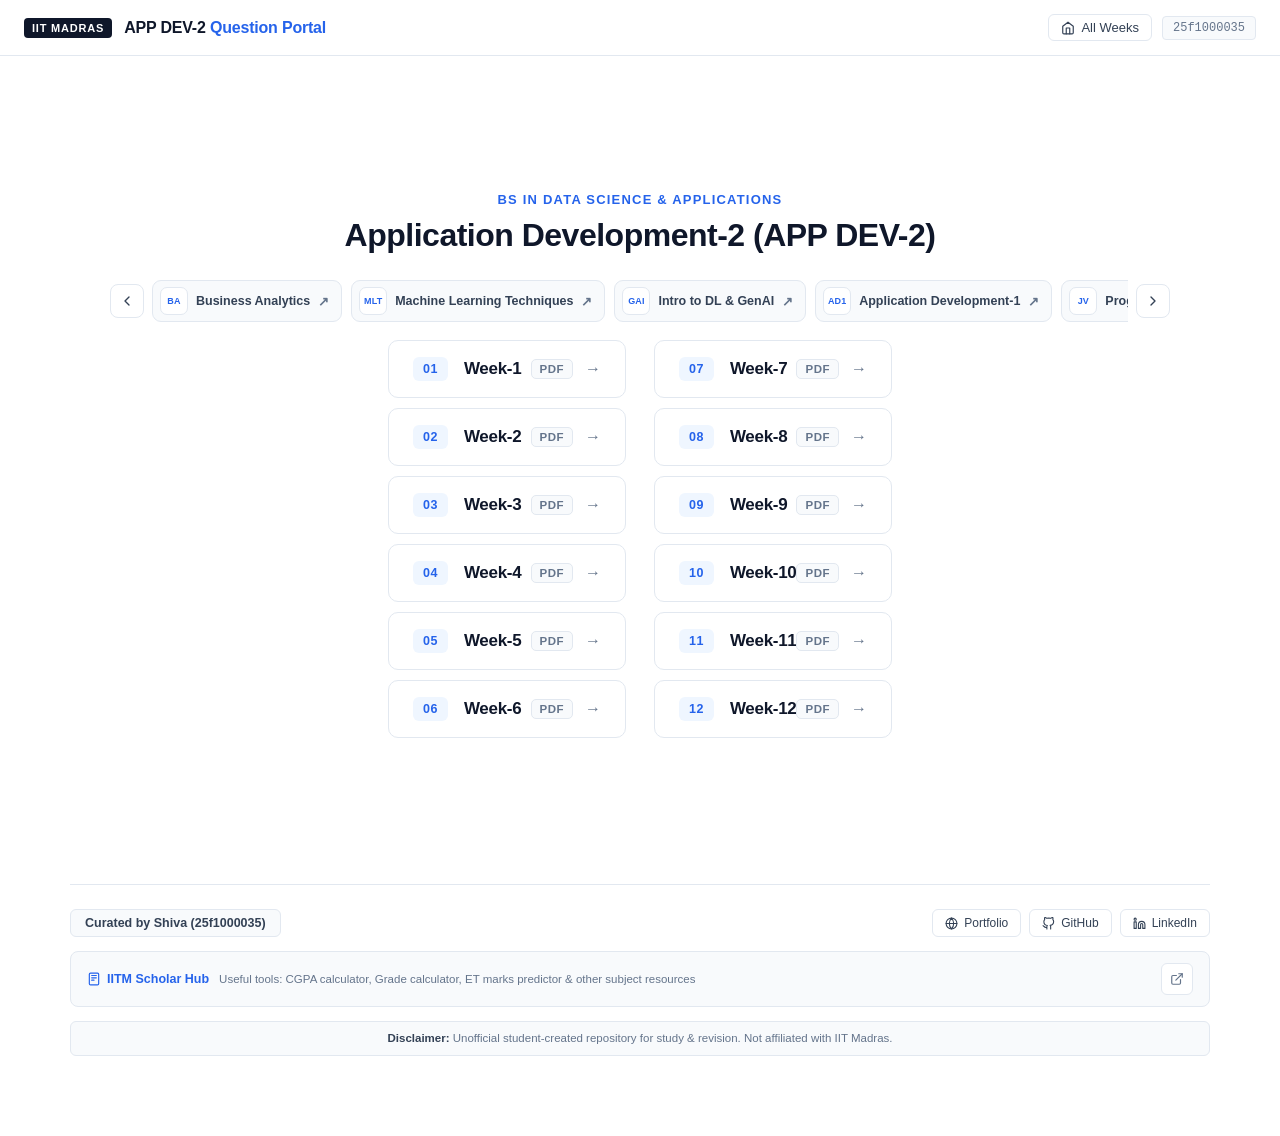
<file: index.html>
<!DOCTYPE html>
<html lang="en">
<head>
  <!-- SEO:HEAD:START -->
  <meta charset="UTF-8">
  <meta name="viewport" content="width=device-width, initial-scale=1.0">
  <title>IITM APP DEV-2 Week Wise Questions &amp; PYQs | IIT Madras BS</title>
  <meta name="description" content="Practice IITM Application Development-2 (APP DEV-2) with week wise questions and PYQ PDFs for Weeks 1–12. Includes answer keys for IIT Madras BS Data Science revision.">
  <meta name="robots" content="index, follow, max-image-preview:large">
  <meta name="author" content="Shiva Yadav">
  <meta name="theme-color" content="#2563eb">
  <link rel="icon" href="assets/favicon.svg" type="image/svg+xml">
  <meta property="og:type" content="website">
  <meta property="og:locale" content="en_IN">
  <meta property="og:site_name" content="IITM APP DEV-2 Question Portal">
  <meta property="og:title" content="IITM APP DEV-2 Week Wise Questions &amp; PYQs | IIT Madras BS">
  <meta property="og:description" content="Practice IITM Application Development-2 (APP DEV-2) with week wise questions and PYQ PDFs for Weeks 1–12. Includes answer keys for IIT Madras BS Data Science revision.">
  <meta property="og:image" content="assets/appdev2-social.svg">
  <meta property="og:image:width" content="1200">
  <meta property="og:image:height" content="630">
  <meta property="og:image:alt" content="IITM APP DEV-2 Week Wise Questions — Application Development-2, Weeks 1–12">
  <meta name="twitter:card" content="summary_large_image">
  <meta name="twitter:title" content="IITM APP DEV-2 Week Wise Questions &amp; PYQs | IIT Madras BS">
  <meta name="twitter:description" content="Practice IITM Application Development-2 (APP DEV-2) with week wise questions and PYQ PDFs for Weeks 1–12. Includes answer keys for IIT Madras BS Data Science revision.">
  <meta name="twitter:image" content="assets/appdev2-social.svg">
  <meta name="twitter:image:alt" content="IITM APP DEV-2 Week Wise Questions — Application Development-2, Weeks 1–12">
  <link rel="stylesheet" href="styles.css?v=subjects-1">
  <script type="application/ld+json">
{
  "@context": "https://schema.org",
  "@graph": [
    {
      "@type": "WebSite",
      "@id": "#website",
      "url": "",
      "name": "IITM APP DEV-2 Week Wise Questions",
      "alternateName": "Application Development-2 Question Portal",
      "inLanguage": "en"
    },
    {
      "@type": "CollectionPage",
      "@id": "#collection",
      "url": "",
      "name": "IITM APP DEV-2 Week Wise Questions & PYQs | IIT Madras BS",
      "description": "Practice IITM Application Development-2 (APP DEV-2) with week wise questions and PYQ PDFs for Weeks 1–12. Includes answer keys for IIT Madras BS Data Science revision.",
      "isPartOf": {
        "@id": "#website"
      },
      "mainEntity": {
        "@type": "ItemList",
        "numberOfItems": 12,
        "itemListElement": [
          {
            "@type": "ListItem",
            "position": 1,
            "name": "IITM APP DEV-2 Week 1: Basics of JavaScript",
            "url": "week-1.html"
          },
          {
            "@type": "ListItem",
            "position": 2,
            "name": "IITM APP DEV-2 Week 2: Advanced JavaScript",
            "url": "week-2.html"
          },
          {
            "@type": "ListItem",
            "position": 3,
            "name": "IITM APP DEV-2 Week 3: Introduction to Web Frontend",
            "url": "week-3.html"
          },
          {
            "@type": "ListItem",
            "position": 4,
            "name": "IITM APP DEV-2 Week 4: Introduction to VueJS",
            "url": "week-4.html"
          },
          {
            "@type": "ListItem",
            "position": 5,
            "name": "IITM APP DEV-2 Week 5: Vue with APIs",
            "url": "week-5.html"
          },
          {
            "@type": "ListItem",
            "position": 6,
            "name": "IITM APP DEV-2 Week 6: Advanced VueJS",
            "url": "week-6.html"
          },
          {
            "@type": "ListItem",
            "position": 7,
            "name": "IITM APP DEV-2 Week 7: Advanced State Management",
            "url": "week-7.html"
          },
          {
            "@type": "ListItem",
            "position": 8,
            "name": "IITM APP DEV-2 Week 8: Authentication and Designing APIs",
            "url": "week-8.html"
          },
          {
            "@type": "ListItem",
            "position": 9,
            "name": "IITM APP DEV-2 Week 9: Asynchronous Jobs",
            "url": "week-9.html"
          },
          {
            "@type": "ListItem",
            "position": 10,
            "name": "IITM APP DEV-2 Week 10: Inter-Service Messaging and Webhooks",
            "url": "week-10.html"
          },
          {
            "@type": "ListItem",
            "position": 11,
            "name": "IITM APP DEV-2 Week 11: Performance",
            "url": "week-11.html"
          },
          {
            "@type": "ListItem",
            "position": 12,
            "name": "IITM APP DEV-2 Week 12: Project",
            "url": "week-12.html"
          }
        ]
      }
    }
  ]
}
</script>
        <!-- SEO:HEAD:END -->
</head>
<body>
  <a class="skip-link" href="#centerGallery">Skip to week questions</a>

  <!-- Top Navigation Bar -->
  <header class="top-header">
    <div class="brand-section">
      <span class="brand-badge">IIT Madras</span>
      <div class="brand-title">APP DEV-2 <span>Question Portal</span></div>
    </div>

    <div class="header-actions">
      <button id="btnHeaderHome" class="btn-minimal" title="Return to Center Overview">
        <svg width="14" height="14" viewBox="0 0 24 24" fill="none" stroke="currentColor" stroke-width="2" stroke-linecap="round" stroke-linejoin="round">
          <path d="m3 9 9-7 9 7v11a2 2 0 0 1-2 2H5a2 2 0 0 1-2-2z"/>
          <polyline points="9 22 9 12 15 12 15 22"/>
        </svg>
        All Weeks
      </button>
      <span class="student-tag">25f1000035</span>
    </div>
  </header>

  <!-- Main Viewport -->
  <main id="appViewport" class="app-viewport">

    <!-- Mode 1: Central Gallery (open rhga to, mid mein rhega wo slide) -->
    <section id="centerGallery" class="center-gallery-view">
      <div class="gallery-container">
        <!-- Hero wrapper that fills the viewport so footer requires scroll -->
        <div class="gallery-hero">
          <div class="gallery-header">
            <div class="gallery-eyebrow">BS in Data Science & Applications</div>
            <h1 class="gallery-title">Application Development-2 (APP DEV-2)</h1>
          </div>

          <nav class="subject-strip" aria-label="Other weekwise subject portals">
            <button id="subjectScrollPrev" class="subject-scroll-btn" type="button" aria-label="Show previous subjects" title="Previous subjects">
              <svg width="16" height="16" viewBox="0 0 24 24" fill="none" stroke="currentColor" stroke-width="2" stroke-linecap="round" stroke-linejoin="round" aria-hidden="true"><path d="m15 18-6-6 6-6"/></svg>
            </button>
            <div id="subjectLinks" class="subject-links" tabindex="0" aria-label="Other subjects; scroll horizontally">
              <a class="subject-link" href="https://shiva-yadav-ds.github.io/WeekWise-BusinessAnalytics-Questions/" target="_blank" rel="noopener noreferrer">
                <span class="subject-icon" aria-hidden="true">BA</span><span>Business Analytics</span><span class="subject-external" aria-hidden="true">↗</span>
              </a>
              <a class="subject-link" href="https://shiva-yadav-ds.github.io/MLT_weekwise_questions" target="_blank" rel="noopener noreferrer">
                <span class="subject-icon" aria-hidden="true">MLT</span><span>Machine Learning Techniques</span><span class="subject-external" aria-hidden="true">↗</span>
              </a>
              <a class="subject-link" href="https://shiva-yadav-ds.github.io/intro-dl-and-genai-WeekWise-Pyq/" target="_blank" rel="noopener noreferrer">
                <span class="subject-icon" aria-hidden="true">GAI</span><span>Intro to DL &amp; GenAI</span><span class="subject-external" aria-hidden="true">↗</span>
              </a>
              <a class="subject-link" href="https://shiva-yadav-ds.github.io/Mad-1-WeekWise-Pyqs/" target="_blank" rel="noopener noreferrer">
                <span class="subject-icon" aria-hidden="true">AD1</span><span>Application Development-1</span><span class="subject-external" aria-hidden="true">↗</span>
              </a>
              <a class="subject-link" href="https://shiva-yadav-ds.github.io/Java-WeekWise-Pyqs/" target="_blank" rel="noopener noreferrer">
                <span class="subject-icon" aria-hidden="true">JV</span><span>Programming Concepts Using Java</span><span class="subject-external" aria-hidden="true">↗</span>
              </a>
            </div>
            <button id="subjectScrollNext" class="subject-scroll-btn" type="button" aria-label="Show next subjects" title="Next subjects">
              <svg width="16" height="16" viewBox="0 0 24 24" fill="none" stroke="currentColor" stroke-width="2" stroke-linecap="round" stroke-linejoin="round" aria-hidden="true"><path d="m9 18 6-6-6-6"/></svg>
            </button>
          </nav>

          <!-- Dynamic Weeks Grid -->
          <div id="weeksGrid" class="weeks-grid">
            <!-- SEO:CARDS:START -->
            <a class="week-card" data-week-id="1" href="week-1.html" aria-label="IITM APP DEV-2 Week 1 questions: Basics of JavaScript">
              <span class="week-card-left"><span class="week-index">01</span><span class="week-label">Week-1</span></span>
              <span class="week-card-right"><span class="card-format-tag">PDF</span><span class="week-open-arrow" aria-hidden="true">→</span></span>
            </a>
            <a class="week-card" data-week-id="2" href="week-2.html" aria-label="IITM APP DEV-2 Week 2 questions: Advanced JavaScript">
              <span class="week-card-left"><span class="week-index">02</span><span class="week-label">Week-2</span></span>
              <span class="week-card-right"><span class="card-format-tag">PDF</span><span class="week-open-arrow" aria-hidden="true">→</span></span>
            </a>
            <a class="week-card" data-week-id="3" href="week-3.html" aria-label="IITM APP DEV-2 Week 3 questions: Introduction to Web Frontend">
              <span class="week-card-left"><span class="week-index">03</span><span class="week-label">Week-3</span></span>
              <span class="week-card-right"><span class="card-format-tag">PDF</span><span class="week-open-arrow" aria-hidden="true">→</span></span>
            </a>
            <a class="week-card" data-week-id="4" href="week-4.html" aria-label="IITM APP DEV-2 Week 4 questions: Introduction to VueJS">
              <span class="week-card-left"><span class="week-index">04</span><span class="week-label">Week-4</span></span>
              <span class="week-card-right"><span class="card-format-tag">PDF</span><span class="week-open-arrow" aria-hidden="true">→</span></span>
            </a>
            <a class="week-card" data-week-id="5" href="week-5.html" aria-label="IITM APP DEV-2 Week 5 questions: Vue with APIs">
              <span class="week-card-left"><span class="week-index">05</span><span class="week-label">Week-5</span></span>
              <span class="week-card-right"><span class="card-format-tag">PDF</span><span class="week-open-arrow" aria-hidden="true">→</span></span>
            </a>
            <a class="week-card" data-week-id="6" href="week-6.html" aria-label="IITM APP DEV-2 Week 6 questions: Advanced VueJS">
              <span class="week-card-left"><span class="week-index">06</span><span class="week-label">Week-6</span></span>
              <span class="week-card-right"><span class="card-format-tag">PDF</span><span class="week-open-arrow" aria-hidden="true">→</span></span>
            </a>
            <a class="week-card" data-week-id="7" href="week-7.html" aria-label="IITM APP DEV-2 Week 7 questions: Advanced State Management">
              <span class="week-card-left"><span class="week-index">07</span><span class="week-label">Week-7</span></span>
              <span class="week-card-right"><span class="card-format-tag">PDF</span><span class="week-open-arrow" aria-hidden="true">→</span></span>
            </a>
            <a class="week-card" data-week-id="8" href="week-8.html" aria-label="IITM APP DEV-2 Week 8 questions: Authentication and Designing APIs">
              <span class="week-card-left"><span class="week-index">08</span><span class="week-label">Week-8</span></span>
              <span class="week-card-right"><span class="card-format-tag">PDF</span><span class="week-open-arrow" aria-hidden="true">→</span></span>
            </a>
            <a class="week-card" data-week-id="9" href="week-9.html" aria-label="IITM APP DEV-2 Week 9 questions: Asynchronous Jobs">
              <span class="week-card-left"><span class="week-index">09</span><span class="week-label">Week-9</span></span>
              <span class="week-card-right"><span class="card-format-tag">PDF</span><span class="week-open-arrow" aria-hidden="true">→</span></span>
            </a>
            <a class="week-card" data-week-id="10" href="week-10.html" aria-label="IITM APP DEV-2 Week 10 questions: Inter-Service Messaging and Webhooks">
              <span class="week-card-left"><span class="week-index">10</span><span class="week-label">Week-10</span></span>
              <span class="week-card-right"><span class="card-format-tag">PDF</span><span class="week-open-arrow" aria-hidden="true">→</span></span>
            </a>
            <a class="week-card" data-week-id="11" href="week-11.html" aria-label="IITM APP DEV-2 Week 11 questions: Performance">
              <span class="week-card-left"><span class="week-index">11</span><span class="week-label">Week-11</span></span>
              <span class="week-card-right"><span class="card-format-tag">PDF</span><span class="week-open-arrow" aria-hidden="true">→</span></span>
            </a>
            <a class="week-card" data-week-id="12" href="week-12.html" aria-label="IITM APP DEV-2 Week 12 questions: Project">
              <span class="week-card-left"><span class="week-index">12</span><span class="week-label">Week-12</span></span>
              <span class="week-card-right"><span class="card-format-tag">PDF</span><span class="week-open-arrow" aria-hidden="true">→</span></span>
            </a>
        <!-- SEO:CARDS:END -->
          </div>
        </div>

        <!-- Footer with Disclaimer & Profile Links -->
        <footer class="gallery-footer">
          <div class="footer-profile-row">
            <span class="footer-author-badge">Curated by Shiva (25f1000035)</span>
            <div class="footer-social-links">
              <a href="https://shiva-yadav-ds.vercel.app/" target="_blank" rel="noopener noreferrer" class="footer-social-btn">
                <svg width="13" height="13" viewBox="0 0 24 24" fill="none" stroke="currentColor" stroke-width="2" stroke-linecap="round" stroke-linejoin="round"><circle cx="12" cy="12" r="10"/><path d="M12 2a14.5 14.5 0 0 0 0 20 14.5 14.5 0 0 0 0-20"/><path d="M2 12h20"/></svg>
                Portfolio
              </a>
              <a href="https://github.com/shiva-yadav-ds" target="_blank" rel="noopener noreferrer" class="footer-social-btn">
                <svg width="13" height="13" viewBox="0 0 24 24" fill="none" stroke="currentColor" stroke-width="2" stroke-linecap="round" stroke-linejoin="round"><path d="M9 19c-5 1.5-5-2.5-7-3m14 6v-3.87a3.37 3.37 0 0 0-.94-2.61c3.14-.35 6.44-1.54 6.44-7A5.44 5.44 0 0 0 20 4.77 5.07 5.07 0 0 0 19.91 1S18.73.65 16 2.48a13.38 13.38 0 0 0-7 0C6.27.65 5.09 1 5.09 1A5.07 5.07 0 0 0 5 4.77a5.44 5.44 0 0 0-1.5 3.78c0 5.42 3.3 6.61 6.44 7A3.37 3.37 0 0 0 9 18.13V22"/></svg>
                GitHub
              </a>
              <a href="https://www.linkedin.com/in/shiva-yadav-4043912b9/" target="_blank" rel="noopener noreferrer" class="footer-social-btn">
                <svg width="13" height="13" viewBox="0 0 24 24" fill="none" stroke="currentColor" stroke-width="2" stroke-linecap="round" stroke-linejoin="round"><path d="M16 8a6 6 0 0 1 6 6v7h-4v-7a2 2 0 0 0-2-2 2 2 0 0 0-2 2v7h-4v-7a6 6 0 0 1 6-6z"/><rect width="4" height="12" x="2" y="9"/><circle cx="4" cy="4" r="2"/></svg>
                LinkedIn
              </a>
            </div>
          </div>

          <!-- Scholar Hub bar with description and square link button -->
          <!-- Whole Scholar Hub bar as clickable link with unified hover -->
          <a href="https://iitm-scholar-hub.vercel.app/" target="_blank" rel="noopener noreferrer" class="footer-scholar-bar" title="Open IITM Scholar Hub">
            <div class="footer-scholar-left">
              <span class="footer-scholar-brand">
                <svg width="14" height="14" viewBox="0 0 24 24" fill="none" stroke="currentColor" stroke-width="2" stroke-linecap="round" stroke-linejoin="round"><rect x="4" y="2" width="16" height="20" rx="2"/><line x1="8" y1="6" x2="16" y2="6"/><line x1="8" y1="10" x2="16" y2="10"/><line x1="8" y1="14" x2="12" y2="14"/></svg>
                IITM Scholar Hub
              </span>
              <span class="footer-scholar-desc">Useful tools: CGPA calculator, Grade calculator, ET marks predictor &amp; other subject resources</span>
            </div>
            <span class="footer-scholar-square-btn">
              <svg width="14" height="14" viewBox="0 0 24 24" fill="none" stroke="currentColor" stroke-width="2" stroke-linecap="round" stroke-linejoin="round">
                <path d="M18 13v6a2 2 0 0 1-2 2H5a2 2 0 0 1-2-2V8a2 2 0 0 1 2-2h6"/>
                <polyline points="15 3 21 3 21 9"/>
                <line x1="10" x2="21" y1="14" y2="3"/>
              </svg>
            </span>
          </a>

          <p class="footer-disclaimer-text">
            <strong>Disclaimer:</strong> Unofficial student-created repository for study &amp; revision. Not affiliated with IIT Madras.
          </p>
        </footer>
      </div>
    </section>

    <!-- Mode 2: Split View (Slide to Left, PDF to Right) -->
    <section id="splitView" class="split-view">

      <!-- Left Drawer / Slide -->
      <aside id="leftDrawer" class="left-drawer">
        
        <!-- Collapsed Rail Elements (visible when collapsed to slim 5-space strip) -->
        <div id="collapsedRailItems" class="collapsed-rail-items">
          <!-- Populated by app.js -->
        </div>

        <!-- Full Drawer Header -->
        <div class="drawer-header">
          <div class="drawer-header-title">
            <svg width="16" height="16" viewBox="0 0 24 24" fill="none" stroke="currentColor" stroke-width="2" stroke-linecap="round" stroke-linejoin="round">
              <rect width="18" height="18" x="3" y="3" rx="2"/>
              <path d="M9 3v18"/>
            </svg>
            <span>Weeks</span>
          </div>
          <div class="drawer-header-actions">
            <button id="btnCollapseDrawer" class="btn-icon" title="Collapse weeks sidebar" aria-label="Collapse weeks sidebar">
              <svg width="17" height="17" viewBox="0 0 24 24" fill="none" stroke="currentColor" stroke-width="2" stroke-linecap="round" stroke-linejoin="round" aria-hidden="true">
                <rect width="18" height="18" x="3" y="3" rx="2"/>
                <path d="M9 3v18"/>
                <path d="m15 9-3 3 3 3"/>
              </svg>
            </button>
          </div>
        </div>

        <!-- Simple Clean Weeks List (no clutter, no question details) -->
        <div class="drawer-content">
          <div id="drawerWeeksList" class="drawer-weeks-list">
            <!-- Populated by app.js: Week-1, Week-2, ..., Week-7 -->
          </div>
        </div>
      </aside>

      <!-- Right Stage: High-Fidelity PDF Viewer -->
      <section id="rightStage" class="right-stage">
        
        <!-- Slim Unified PDF Top Bar -->
        <div class="pdf-toolbar">
          <div class="pdf-info">
            <button id="btnPdfHome" class="btn-minimal" title="Return to All Weeks Overview">
              <svg width="14" height="14" viewBox="0 0 24 24" fill="none" stroke="currentColor" stroke-width="2" stroke-linecap="round" stroke-linejoin="round">
                <path d="m3 9 9-7 9 7v11a2 2 0 0 1-2 2H5a2 2 0 0 1-2-2z"/>
                <polyline points="9 22 9 12 15 12 15 22"/>
              </svg>
              <span>All Weeks</span>
            </button>
            <button id="btnToggleDrawer" class="btn-minimal btn-toggle-drawer" title="Toggle Weeks Sidebar">
              <svg width="15" height="15" viewBox="0 0 24 24" fill="none" stroke="currentColor" stroke-width="2" stroke-linecap="round" stroke-linejoin="round">
                <line x1="3" y1="12" x2="21" y2="12"/>
                <line x1="3" y1="6" x2="21" y2="6"/>
                <line x1="3" y1="18" x2="21" y2="18"/>
              </svg>
              <span>Weeks</span>
            </button>
            <span id="currentWeekTitle" class="pdf-current-title">Week-1</span>
          </div>

          <div class="pdf-controls">
            <button id="btnDownloadPdf" class="btn-minimal" title="Download PDF document">
              <svg width="14" height="14" viewBox="0 0 24 24" fill="none" stroke="currentColor" stroke-width="2" stroke-linecap="round" stroke-linejoin="round">
                <path d="M21 15v4a2 2 0 0 1-2 2H5a2 2 0 0 1-2-2v-4"/>
                <polyline points="7 10 12 15 17 10"/>
                <line x1="12" x2="12" y1="15" y2="3"/>
              </svg>
              <span>Download</span>
            </button>
            <button id="btnNewTabPdf" class="btn-minimal" title="Open PDF in new tab">
              <svg width="14" height="14" viewBox="0 0 24 24" fill="none" stroke="currentColor" stroke-width="2" stroke-linecap="round" stroke-linejoin="round">
                <path d="M18 13v6a2 2 0 0 1-2 2H5a2 2 0 0 1-2-2V8a2 2 0 0 1 2-2h6"/>
                <polyline points="15 3 21 3 21 9"/>
                <line x1="10" x2="21" y1="14" y2="3"/>
              </svg>
              <span>New Tab</span>
            </button>
            <button id="btnFullscreenPdf" class="btn-primary" title="Toggle Fullscreen">
              <svg width="14" height="14" viewBox="0 0 24 24" fill="none" stroke="currentColor" stroke-width="2" stroke-linecap="round" stroke-linejoin="round">
                <path d="M8 3H5a2 2 0 0 0-2 2v3"/>
                <path d="M21 8V5a2 2 0 0 0-2-2h-3"/>
                <path d="M3 16v3a2 2 0 0 0 2 2h3"/>
                <path d="M16 21h3a2 2 0 0 0 2-2v-3"/>
              </svg>
              <span>Fullscreen</span>
            </button>
            <span class="student-tag">25f1000035</span>
          </div>
        </div>

        <!-- PDF Embed Container -->
        <div id="pdfContainer" class="pdf-container">
          <iframe id="pdfFrame" class="pdf-frame" title="IITM APP DEV-2 week question PDF" type="application/pdf"></iframe>
        </div>
      </section>

    </section>

  </main>

  <script src="app.js?v=subjects-1"></script>
</body>
</html>
</file>
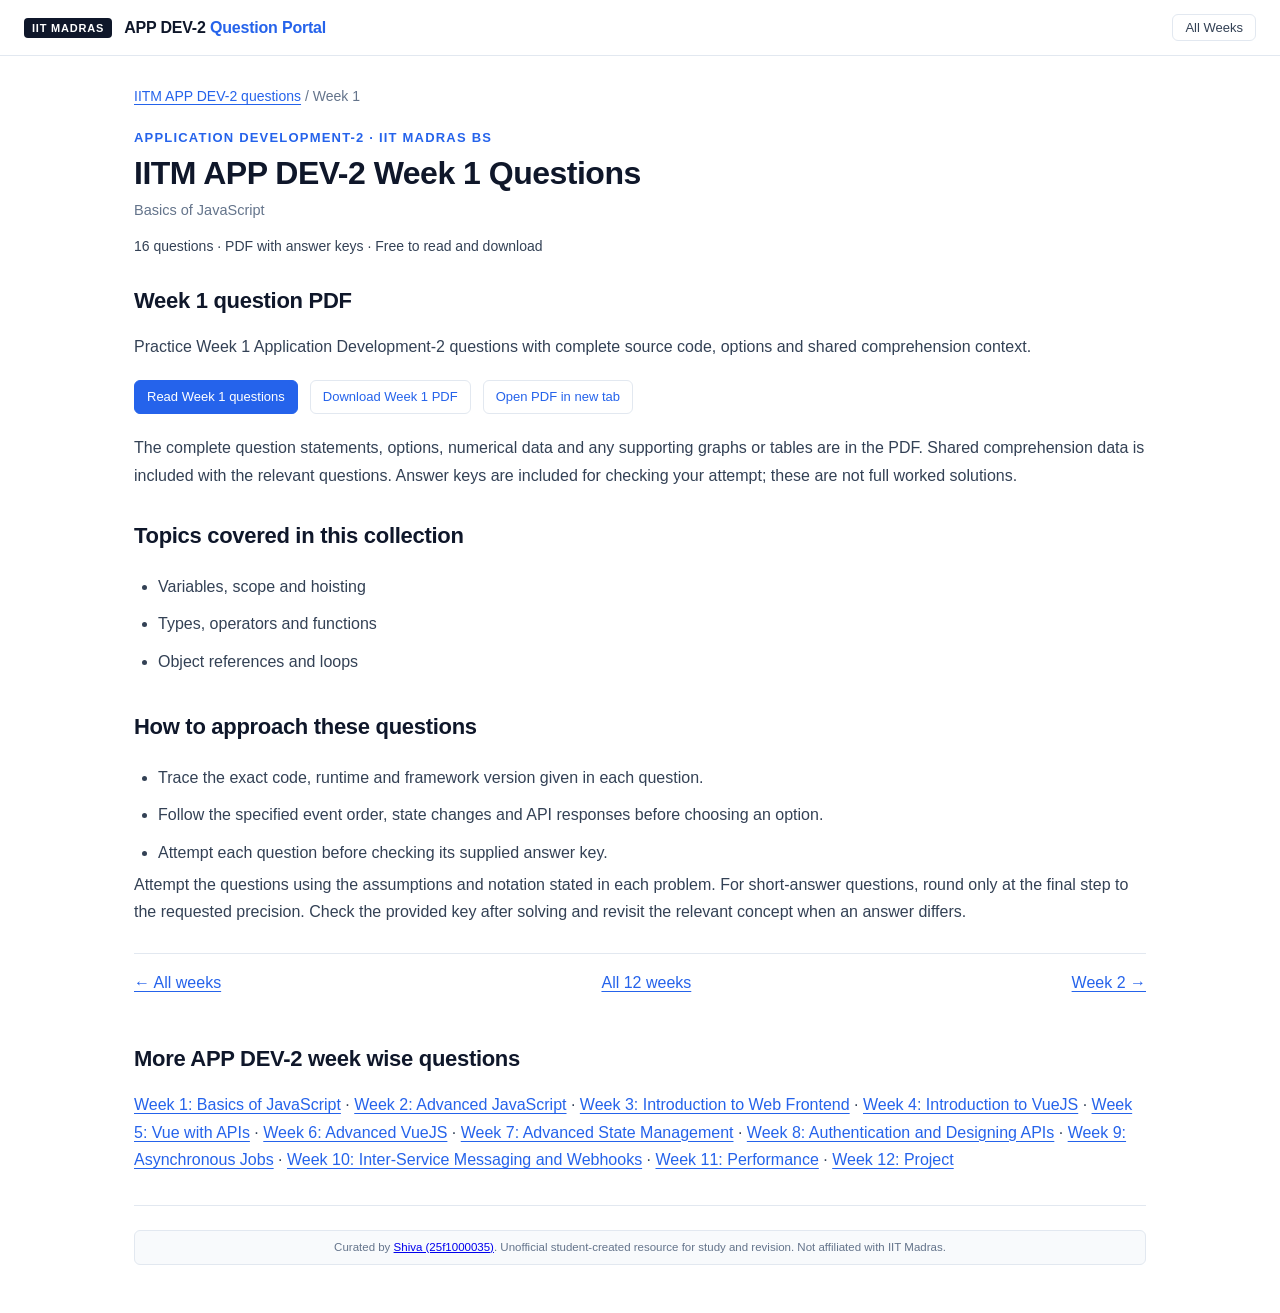
<file: week-1.html>
<!DOCTYPE html>
<html lang="en">
<head>
  <meta charset="UTF-8">
  <meta name="viewport" content="width=device-width, initial-scale=1.0">
  <title>IITM APP DEV-2 Week 1 Questions | Basics of JavaScript</title>
  <meta name="description" content="Practice IITM APP DEV-2 Week 1: Basics of JavaScript. Browse 16 numbered questions with answer keys, topic guidance and a downloadable Application Development-2 PDF.">
  <meta name="robots" content="index, follow, max-image-preview:large">
  <meta name="author" content="Shiva Yadav">
  <meta name="theme-color" content="#2563eb">
  <link rel="icon" href="assets/favicon.svg" type="image/svg+xml">
  <meta property="og:type" content="article">
  <meta property="og:locale" content="en_IN">
  <meta property="og:site_name" content="IITM APP DEV-2 Question Portal">
  <meta property="og:title" content="IITM APP DEV-2 Week 1 Questions | Basics of JavaScript">
  <meta property="og:description" content="Practice IITM APP DEV-2 Week 1: Basics of JavaScript. Browse 16 numbered questions with answer keys, topic guidance and a downloadable Application Development-2 PDF.">
  <meta property="og:image" content="assets/appdev2-social.svg">
  <meta property="og:image:width" content="1200">
  <meta property="og:image:height" content="630">
  <meta property="og:image:alt" content="IITM APP DEV-2 Week Wise Questions — Application Development-2, Weeks 1–12">
  <meta name="twitter:card" content="summary_large_image">
  <meta name="twitter:title" content="IITM APP DEV-2 Week 1 Questions | Basics of JavaScript">
  <meta name="twitter:description" content="Practice IITM APP DEV-2 Week 1: Basics of JavaScript. Browse 16 numbered questions with answer keys, topic guidance and a downloadable Application Development-2 PDF.">
  <meta name="twitter:image" content="assets/appdev2-social.svg">
  <meta name="twitter:image:alt" content="IITM APP DEV-2 Week Wise Questions — Application Development-2, Weeks 1–12">
  <link rel="stylesheet" href="styles.css?v=subjects-1">
  <script type="application/ld+json">
{
  "@context": "https://schema.org",
  "@graph": [
    {
      "@type": "LearningResource",
      "@id": "week-1.html#resource",
      "url": "week-1.html",
      "name": "IITM APP DEV-2 Week 1 Questions | Basics of JavaScript",
      "description": "Practice IITM APP DEV-2 Week 1: Basics of JavaScript. Browse 16 numbered questions with answer keys, topic guidance and a downloadable Application Development-2 PDF.",
      "inLanguage": "en",
      "learningResourceType": "Question bank",
      "educationalUse": "Practice and revision",
      "isAccessibleForFree": true,
      "about": [
        {
          "@type": "Thing",
          "name": "Variables, scope and hoisting"
        },
        {
          "@type": "Thing",
          "name": "Types, operators and functions"
        },
        {
          "@type": "Thing",
          "name": "Object references and loops"
        }
      ],
      "author": {
        "@type": "Person",
        "name": "Shiva Yadav"
      },
      "audience": {
        "@type": "EducationalAudience",
        "educationalRole": "student"
      },
      "encoding": {
        "@type": "MediaObject",
        "contentUrl": "output/pdf/Application_Development_2_week_1_QP.pdf",
        "encodingFormat": "application/pdf"
      }
    },
    {
      "@type": "BreadcrumbList",
      "itemListElement": [
        {
          "@type": "ListItem",
          "position": 1,
          "name": "IITM APP DEV-2 Week Wise Questions",
          "item": ""
        },
        {
          "@type": "ListItem",
          "position": 2,
          "name": "Week 1: Basics of JavaScript",
          "item": "week-1.html"
        }
      ]
    }
  ]
}
</script>
</head>
<body>
  <a class="skip-link" href="#week-content">Skip to week questions</a>
  <header class="top-header">
    <div class="brand-section"><span class="brand-badge">IIT Madras</span><div class="brand-title">APP DEV-2 <span>Question Portal</span></div></div>
    <a class="btn-minimal" href="index.html">All Weeks</a>
  </header>
  <main id="week-content" class="week-page">
    <nav class="breadcrumbs" aria-label="Breadcrumb"><a href="index.html">IITM APP DEV-2 questions</a> / Week 1</nav>
    <div class="gallery-header">
      <div class="gallery-eyebrow">Application Development-2 · IIT Madras BS</div>
      <h1 class="gallery-title">IITM APP DEV-2 Week 1 Questions</h1>
      <p class="gallery-subtitle">Basics of JavaScript</p>
      <p class="resource-meta">16 questions · PDF with answer keys · Free to read and download</p>
    </div>
    <section class="study-section" aria-labelledby="question-heading">
      <h2 id="question-heading">Week 1 question PDF</h2>
      <p>Practice Week 1 Application Development-2 questions with complete source code, options and shared comprehension context.</p>
      <div class="resource-actions">
        <a class="btn-primary" href="index.html?week=1">Read Week 1 questions</a>
        <a class="btn-minimal" href="output/pdf/Application_Development_2_week_1_QP.pdf" download>Download Week 1 PDF</a>
        <a class="btn-minimal" href="output/pdf/Application_Development_2_week_1_QP.pdf" target="_blank" rel="noopener">Open PDF in new tab</a>
      </div>
      <p>The complete question statements, options, numerical data and any supporting graphs or tables are in the PDF. Shared comprehension data is included with the relevant questions. Answer keys are included for checking your attempt; these are not full worked solutions.</p>
    </section>
    <section class="study-section" aria-labelledby="topics-heading">
      <h2 id="topics-heading">Topics covered in this collection</h2>
      <ul class="revision-list"><li>Variables, scope and hoisting</li><li>Types, operators and functions</li><li>Object references and loops</li></ul>
    </section>
    <section class="study-section" aria-labelledby="revision-heading">
      <h2 id="revision-heading">How to approach these questions</h2>
      <ul class="revision-list"><li>Trace the exact code, runtime and framework version given in each question.</li><li>Follow the specified event order, state changes and API responses before choosing an option.</li><li>Attempt each question before checking its supplied answer key.</li></ul>
      <p>Attempt the questions using the assumptions and notation stated in each problem. For short-answer questions, round only at the final step to the requested precision. Check the provided key after solving and revisit the relevant concept when an answer differs.</p>
    </section>
    <nav class="week-pagination" aria-label="Adjacent weeks"><a href="index.html">← All weeks</a><a href="index.html">All 12 weeks</a><a href="week-2.html">Week 2 →</a></nav>
    <nav class="study-section" aria-label="All week topic guides"><h2>More APP DEV-2 week wise questions</h2><p><a href="week-1.html">Week 1: Basics of JavaScript</a> · <a href="week-2.html">Week 2: Advanced JavaScript</a> · <a href="week-3.html">Week 3: Introduction to Web Frontend</a> · <a href="week-4.html">Week 4: Introduction to VueJS</a> · <a href="week-5.html">Week 5: Vue with APIs</a> · <a href="week-6.html">Week 6: Advanced VueJS</a> · <a href="week-7.html">Week 7: Advanced State Management</a> · <a href="week-8.html">Week 8: Authentication and Designing APIs</a> · <a href="week-9.html">Week 9: Asynchronous Jobs</a> · <a href="week-10.html">Week 10: Inter-Service Messaging and Webhooks</a> · <a href="week-11.html">Week 11: Performance</a> · <a href="week-12.html">Week 12: Project</a></p></nav>
    <footer class="gallery-footer">
      <p class="footer-disclaimer-text">Curated by <a href="https://shiva-yadav-ds.vercel.app/" rel="noopener">Shiva (25f1000035)</a>. Unofficial student-created resource for study and revision. Not affiliated with IIT Madras.</p>
    </footer>
  </main>
</body>
</html>
</file>
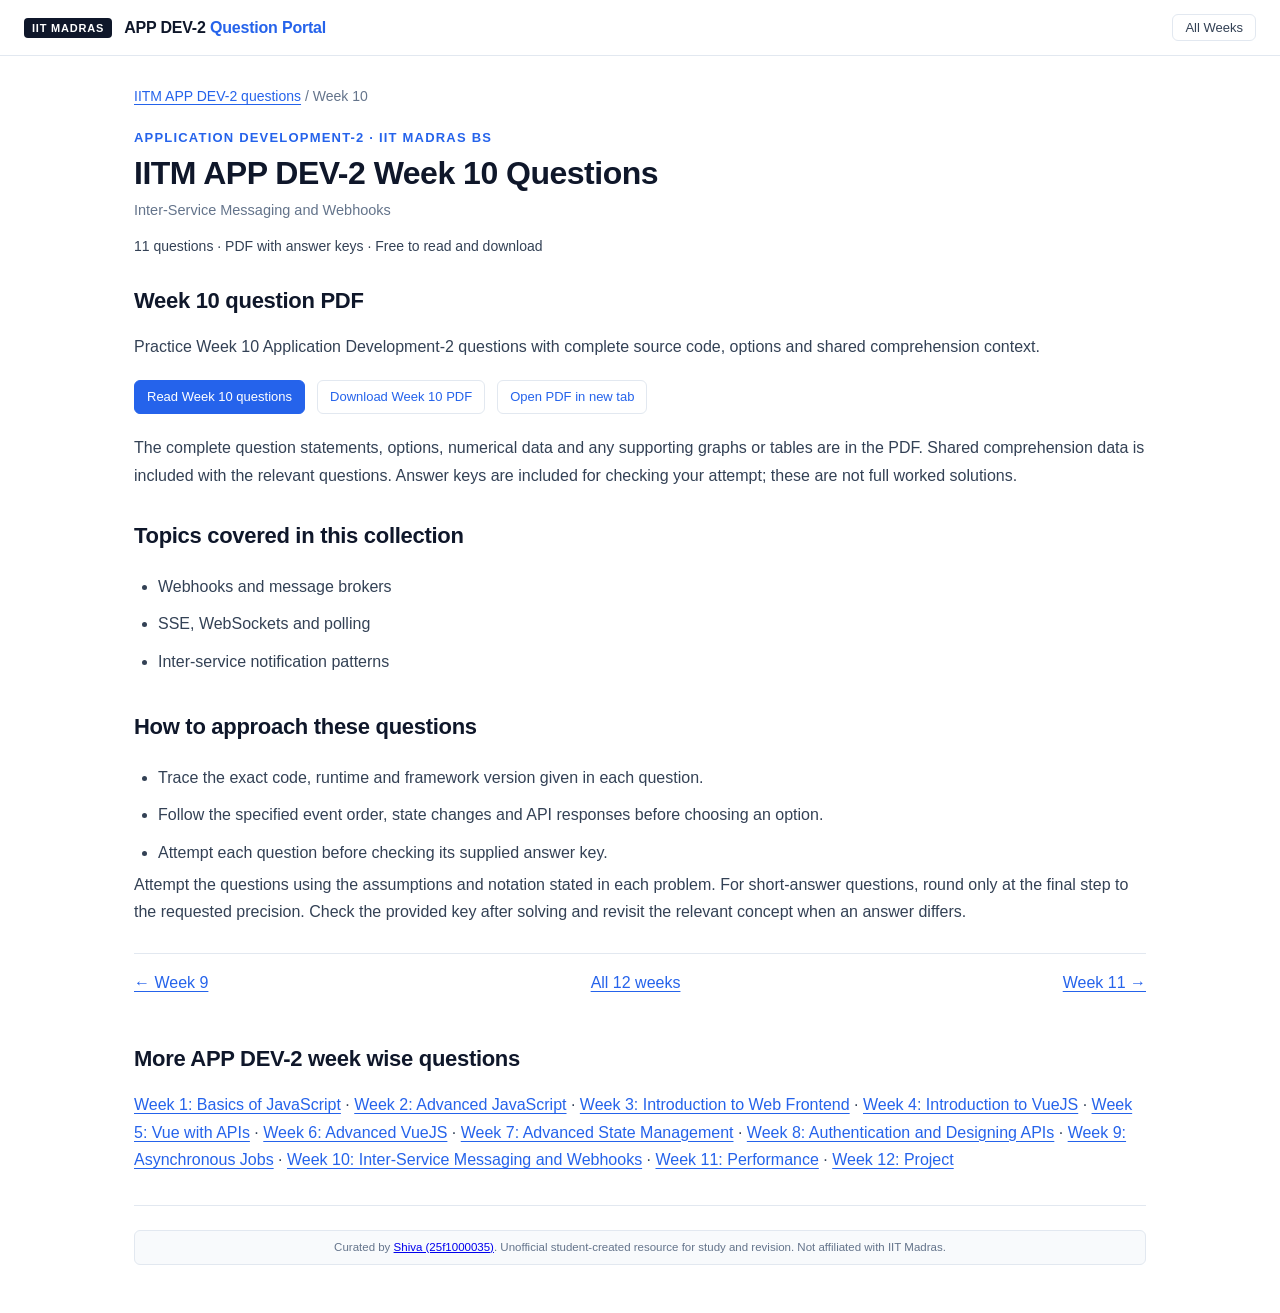
<file: week-10.html>
<!DOCTYPE html>
<html lang="en">
<head>
  <meta charset="UTF-8">
  <meta name="viewport" content="width=device-width, initial-scale=1.0">
  <title>IITM APP DEV-2 Week 10 Questions | Inter-Service Messaging and Webhooks</title>
  <meta name="description" content="Practice IITM APP DEV-2 Week 10: Inter-Service Messaging and Webhooks. Browse 11 numbered questions with answer keys, topic guidance and a downloadable Application Development-2 PDF.">
  <meta name="robots" content="index, follow, max-image-preview:large">
  <meta name="author" content="Shiva Yadav">
  <meta name="theme-color" content="#2563eb">
  <link rel="icon" href="assets/favicon.svg" type="image/svg+xml">
  <meta property="og:type" content="article">
  <meta property="og:locale" content="en_IN">
  <meta property="og:site_name" content="IITM APP DEV-2 Question Portal">
  <meta property="og:title" content="IITM APP DEV-2 Week 10 Questions | Inter-Service Messaging and Webhooks">
  <meta property="og:description" content="Practice IITM APP DEV-2 Week 10: Inter-Service Messaging and Webhooks. Browse 11 numbered questions with answer keys, topic guidance and a downloadable Application Development-2 PDF.">
  <meta property="og:image" content="assets/appdev2-social.svg">
  <meta property="og:image:width" content="1200">
  <meta property="og:image:height" content="630">
  <meta property="og:image:alt" content="IITM APP DEV-2 Week Wise Questions — Application Development-2, Weeks 1–12">
  <meta name="twitter:card" content="summary_large_image">
  <meta name="twitter:title" content="IITM APP DEV-2 Week 10 Questions | Inter-Service Messaging and Webhooks">
  <meta name="twitter:description" content="Practice IITM APP DEV-2 Week 10: Inter-Service Messaging and Webhooks. Browse 11 numbered questions with answer keys, topic guidance and a downloadable Application Development-2 PDF.">
  <meta name="twitter:image" content="assets/appdev2-social.svg">
  <meta name="twitter:image:alt" content="IITM APP DEV-2 Week Wise Questions — Application Development-2, Weeks 1–12">
  <link rel="stylesheet" href="styles.css?v=subjects-1">
  <script type="application/ld+json">
{
  "@context": "https://schema.org",
  "@graph": [
    {
      "@type": "LearningResource",
      "@id": "week-10.html#resource",
      "url": "week-10.html",
      "name": "IITM APP DEV-2 Week 10 Questions | Inter-Service Messaging and Webhooks",
      "description": "Practice IITM APP DEV-2 Week 10: Inter-Service Messaging and Webhooks. Browse 11 numbered questions with answer keys, topic guidance and a downloadable Application Development-2 PDF.",
      "inLanguage": "en",
      "learningResourceType": "Question bank",
      "educationalUse": "Practice and revision",
      "isAccessibleForFree": true,
      "about": [
        {
          "@type": "Thing",
          "name": "Webhooks and message brokers"
        },
        {
          "@type": "Thing",
          "name": "SSE, WebSockets and polling"
        },
        {
          "@type": "Thing",
          "name": "Inter-service notification patterns"
        }
      ],
      "author": {
        "@type": "Person",
        "name": "Shiva Yadav"
      },
      "audience": {
        "@type": "EducationalAudience",
        "educationalRole": "student"
      },
      "encoding": {
        "@type": "MediaObject",
        "contentUrl": "output/pdf/Application_Development_2_week_10_QP.pdf",
        "encodingFormat": "application/pdf"
      }
    },
    {
      "@type": "BreadcrumbList",
      "itemListElement": [
        {
          "@type": "ListItem",
          "position": 1,
          "name": "IITM APP DEV-2 Week Wise Questions",
          "item": ""
        },
        {
          "@type": "ListItem",
          "position": 2,
          "name": "Week 10: Inter-Service Messaging and Webhooks",
          "item": "week-10.html"
        }
      ]
    }
  ]
}
</script>
</head>
<body>
  <a class="skip-link" href="#week-content">Skip to week questions</a>
  <header class="top-header">
    <div class="brand-section"><span class="brand-badge">IIT Madras</span><div class="brand-title">APP DEV-2 <span>Question Portal</span></div></div>
    <a class="btn-minimal" href="index.html">All Weeks</a>
  </header>
  <main id="week-content" class="week-page">
    <nav class="breadcrumbs" aria-label="Breadcrumb"><a href="index.html">IITM APP DEV-2 questions</a> / Week 10</nav>
    <div class="gallery-header">
      <div class="gallery-eyebrow">Application Development-2 · IIT Madras BS</div>
      <h1 class="gallery-title">IITM APP DEV-2 Week 10 Questions</h1>
      <p class="gallery-subtitle">Inter-Service Messaging and Webhooks</p>
      <p class="resource-meta">11 questions · PDF with answer keys · Free to read and download</p>
    </div>
    <section class="study-section" aria-labelledby="question-heading">
      <h2 id="question-heading">Week 10 question PDF</h2>
      <p>Practice Week 10 Application Development-2 questions with complete source code, options and shared comprehension context.</p>
      <div class="resource-actions">
        <a class="btn-primary" href="index.html?week=10">Read Week 10 questions</a>
        <a class="btn-minimal" href="output/pdf/Application_Development_2_week_10_QP.pdf" download>Download Week 10 PDF</a>
        <a class="btn-minimal" href="output/pdf/Application_Development_2_week_10_QP.pdf" target="_blank" rel="noopener">Open PDF in new tab</a>
      </div>
      <p>The complete question statements, options, numerical data and any supporting graphs or tables are in the PDF. Shared comprehension data is included with the relevant questions. Answer keys are included for checking your attempt; these are not full worked solutions.</p>
    </section>
    <section class="study-section" aria-labelledby="topics-heading">
      <h2 id="topics-heading">Topics covered in this collection</h2>
      <ul class="revision-list"><li>Webhooks and message brokers</li><li>SSE, WebSockets and polling</li><li>Inter-service notification patterns</li></ul>
    </section>
    <section class="study-section" aria-labelledby="revision-heading">
      <h2 id="revision-heading">How to approach these questions</h2>
      <ul class="revision-list"><li>Trace the exact code, runtime and framework version given in each question.</li><li>Follow the specified event order, state changes and API responses before choosing an option.</li><li>Attempt each question before checking its supplied answer key.</li></ul>
      <p>Attempt the questions using the assumptions and notation stated in each problem. For short-answer questions, round only at the final step to the requested precision. Check the provided key after solving and revisit the relevant concept when an answer differs.</p>
    </section>
    <nav class="week-pagination" aria-label="Adjacent weeks"><a href="week-9.html">← Week 9</a><a href="index.html">All 12 weeks</a><a href="week-11.html">Week 11 →</a></nav>
    <nav class="study-section" aria-label="All week topic guides"><h2>More APP DEV-2 week wise questions</h2><p><a href="week-1.html">Week 1: Basics of JavaScript</a> · <a href="week-2.html">Week 2: Advanced JavaScript</a> · <a href="week-3.html">Week 3: Introduction to Web Frontend</a> · <a href="week-4.html">Week 4: Introduction to VueJS</a> · <a href="week-5.html">Week 5: Vue with APIs</a> · <a href="week-6.html">Week 6: Advanced VueJS</a> · <a href="week-7.html">Week 7: Advanced State Management</a> · <a href="week-8.html">Week 8: Authentication and Designing APIs</a> · <a href="week-9.html">Week 9: Asynchronous Jobs</a> · <a href="week-10.html">Week 10: Inter-Service Messaging and Webhooks</a> · <a href="week-11.html">Week 11: Performance</a> · <a href="week-12.html">Week 12: Project</a></p></nav>
    <footer class="gallery-footer">
      <p class="footer-disclaimer-text">Curated by <a href="https://shiva-yadav-ds.vercel.app/" rel="noopener">Shiva (25f1000035)</a>. Unofficial student-created resource for study and revision. Not affiliated with IIT Madras.</p>
    </footer>
  </main>
</body>
</html>
</file>
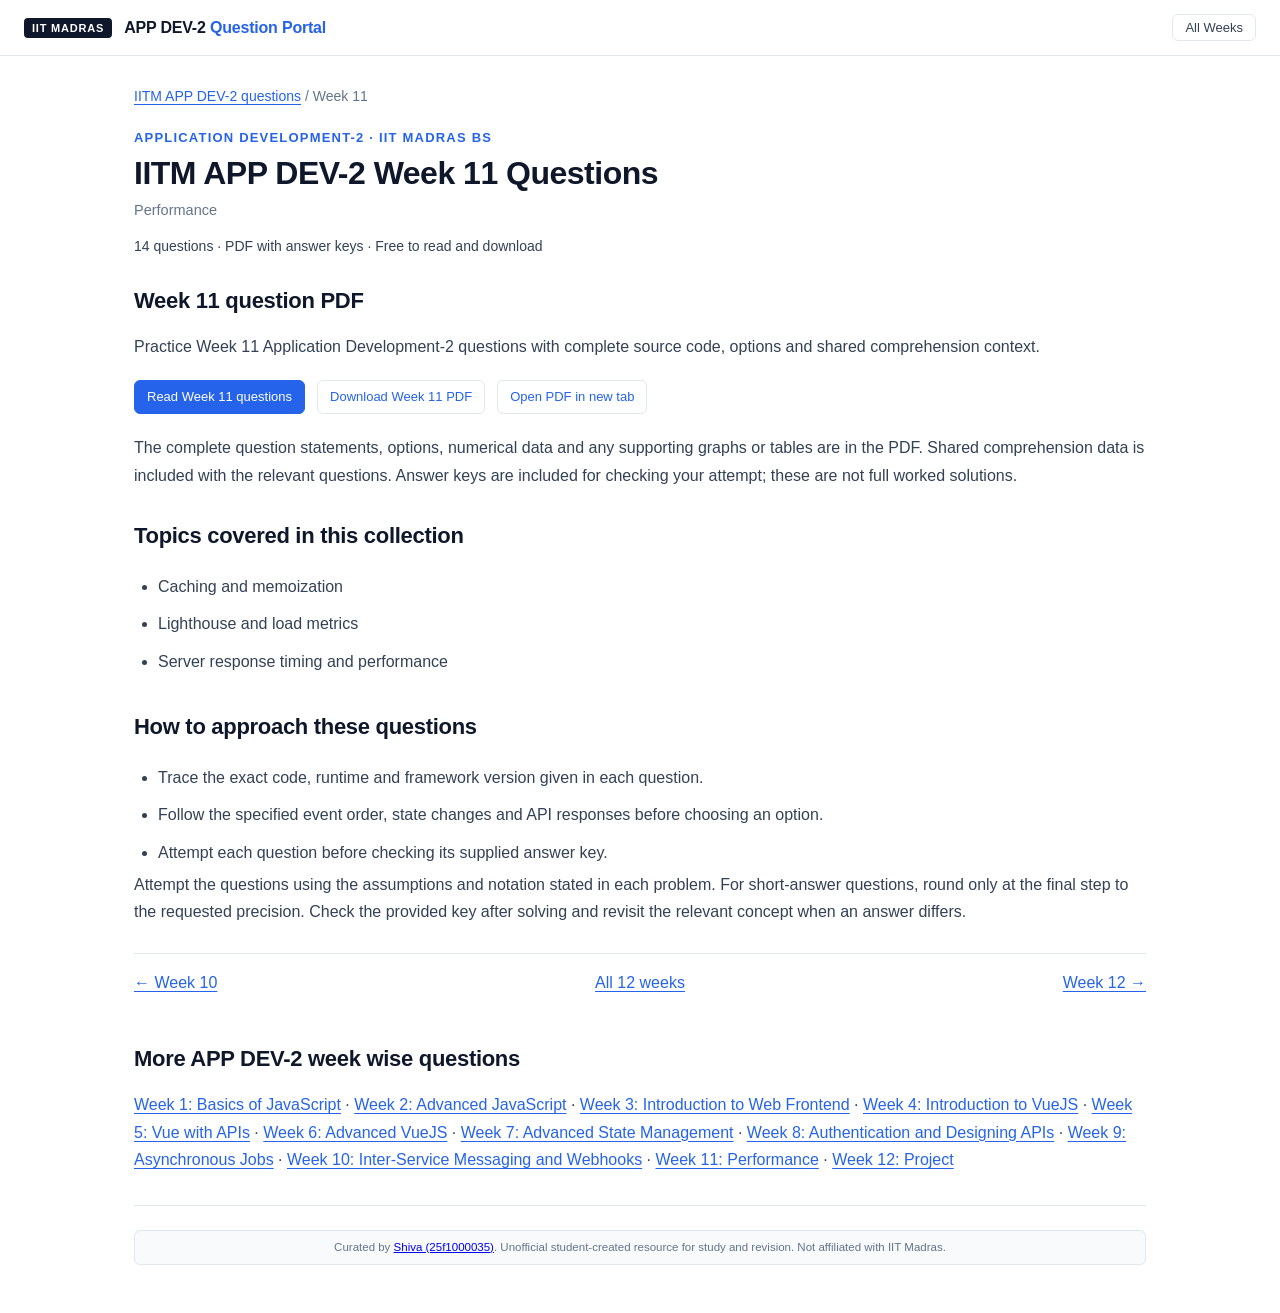
<file: week-11.html>
<!DOCTYPE html>
<html lang="en">
<head>
  <meta charset="UTF-8">
  <meta name="viewport" content="width=device-width, initial-scale=1.0">
  <title>IITM APP DEV-2 Week 11 Questions | Performance</title>
  <meta name="description" content="Practice IITM APP DEV-2 Week 11: Performance. Browse 14 numbered questions with answer keys, topic guidance and a downloadable Application Development-2 PDF.">
  <meta name="robots" content="index, follow, max-image-preview:large">
  <meta name="author" content="Shiva Yadav">
  <meta name="theme-color" content="#2563eb">
  <link rel="icon" href="assets/favicon.svg" type="image/svg+xml">
  <meta property="og:type" content="article">
  <meta property="og:locale" content="en_IN">
  <meta property="og:site_name" content="IITM APP DEV-2 Question Portal">
  <meta property="og:title" content="IITM APP DEV-2 Week 11 Questions | Performance">
  <meta property="og:description" content="Practice IITM APP DEV-2 Week 11: Performance. Browse 14 numbered questions with answer keys, topic guidance and a downloadable Application Development-2 PDF.">
  <meta property="og:image" content="assets/appdev2-social.svg">
  <meta property="og:image:width" content="1200">
  <meta property="og:image:height" content="630">
  <meta property="og:image:alt" content="IITM APP DEV-2 Week Wise Questions — Application Development-2, Weeks 1–12">
  <meta name="twitter:card" content="summary_large_image">
  <meta name="twitter:title" content="IITM APP DEV-2 Week 11 Questions | Performance">
  <meta name="twitter:description" content="Practice IITM APP DEV-2 Week 11: Performance. Browse 14 numbered questions with answer keys, topic guidance and a downloadable Application Development-2 PDF.">
  <meta name="twitter:image" content="assets/appdev2-social.svg">
  <meta name="twitter:image:alt" content="IITM APP DEV-2 Week Wise Questions — Application Development-2, Weeks 1–12">
  <link rel="stylesheet" href="styles.css?v=subjects-1">
  <script type="application/ld+json">
{
  "@context": "https://schema.org",
  "@graph": [
    {
      "@type": "LearningResource",
      "@id": "week-11.html#resource",
      "url": "week-11.html",
      "name": "IITM APP DEV-2 Week 11 Questions | Performance",
      "description": "Practice IITM APP DEV-2 Week 11: Performance. Browse 14 numbered questions with answer keys, topic guidance and a downloadable Application Development-2 PDF.",
      "inLanguage": "en",
      "learningResourceType": "Question bank",
      "educationalUse": "Practice and revision",
      "isAccessibleForFree": true,
      "about": [
        {
          "@type": "Thing",
          "name": "Caching and memoization"
        },
        {
          "@type": "Thing",
          "name": "Lighthouse and load metrics"
        },
        {
          "@type": "Thing",
          "name": "Server response timing and performance"
        }
      ],
      "author": {
        "@type": "Person",
        "name": "Shiva Yadav"
      },
      "audience": {
        "@type": "EducationalAudience",
        "educationalRole": "student"
      },
      "encoding": {
        "@type": "MediaObject",
        "contentUrl": "output/pdf/Application_Development_2_week_11_QP.pdf",
        "encodingFormat": "application/pdf"
      }
    },
    {
      "@type": "BreadcrumbList",
      "itemListElement": [
        {
          "@type": "ListItem",
          "position": 1,
          "name": "IITM APP DEV-2 Week Wise Questions",
          "item": ""
        },
        {
          "@type": "ListItem",
          "position": 2,
          "name": "Week 11: Performance",
          "item": "week-11.html"
        }
      ]
    }
  ]
}
</script>
</head>
<body>
  <a class="skip-link" href="#week-content">Skip to week questions</a>
  <header class="top-header">
    <div class="brand-section"><span class="brand-badge">IIT Madras</span><div class="brand-title">APP DEV-2 <span>Question Portal</span></div></div>
    <a class="btn-minimal" href="index.html">All Weeks</a>
  </header>
  <main id="week-content" class="week-page">
    <nav class="breadcrumbs" aria-label="Breadcrumb"><a href="index.html">IITM APP DEV-2 questions</a> / Week 11</nav>
    <div class="gallery-header">
      <div class="gallery-eyebrow">Application Development-2 · IIT Madras BS</div>
      <h1 class="gallery-title">IITM APP DEV-2 Week 11 Questions</h1>
      <p class="gallery-subtitle">Performance</p>
      <p class="resource-meta">14 questions · PDF with answer keys · Free to read and download</p>
    </div>
    <section class="study-section" aria-labelledby="question-heading">
      <h2 id="question-heading">Week 11 question PDF</h2>
      <p>Practice Week 11 Application Development-2 questions with complete source code, options and shared comprehension context.</p>
      <div class="resource-actions">
        <a class="btn-primary" href="index.html?week=11">Read Week 11 questions</a>
        <a class="btn-minimal" href="output/pdf/Application_Development_2_week_11_QP.pdf" download>Download Week 11 PDF</a>
        <a class="btn-minimal" href="output/pdf/Application_Development_2_week_11_QP.pdf" target="_blank" rel="noopener">Open PDF in new tab</a>
      </div>
      <p>The complete question statements, options, numerical data and any supporting graphs or tables are in the PDF. Shared comprehension data is included with the relevant questions. Answer keys are included for checking your attempt; these are not full worked solutions.</p>
    </section>
    <section class="study-section" aria-labelledby="topics-heading">
      <h2 id="topics-heading">Topics covered in this collection</h2>
      <ul class="revision-list"><li>Caching and memoization</li><li>Lighthouse and load metrics</li><li>Server response timing and performance</li></ul>
    </section>
    <section class="study-section" aria-labelledby="revision-heading">
      <h2 id="revision-heading">How to approach these questions</h2>
      <ul class="revision-list"><li>Trace the exact code, runtime and framework version given in each question.</li><li>Follow the specified event order, state changes and API responses before choosing an option.</li><li>Attempt each question before checking its supplied answer key.</li></ul>
      <p>Attempt the questions using the assumptions and notation stated in each problem. For short-answer questions, round only at the final step to the requested precision. Check the provided key after solving and revisit the relevant concept when an answer differs.</p>
    </section>
    <nav class="week-pagination" aria-label="Adjacent weeks"><a href="week-10.html">← Week 10</a><a href="index.html">All 12 weeks</a><a href="week-12.html">Week 12 →</a></nav>
    <nav class="study-section" aria-label="All week topic guides"><h2>More APP DEV-2 week wise questions</h2><p><a href="week-1.html">Week 1: Basics of JavaScript</a> · <a href="week-2.html">Week 2: Advanced JavaScript</a> · <a href="week-3.html">Week 3: Introduction to Web Frontend</a> · <a href="week-4.html">Week 4: Introduction to VueJS</a> · <a href="week-5.html">Week 5: Vue with APIs</a> · <a href="week-6.html">Week 6: Advanced VueJS</a> · <a href="week-7.html">Week 7: Advanced State Management</a> · <a href="week-8.html">Week 8: Authentication and Designing APIs</a> · <a href="week-9.html">Week 9: Asynchronous Jobs</a> · <a href="week-10.html">Week 10: Inter-Service Messaging and Webhooks</a> · <a href="week-11.html">Week 11: Performance</a> · <a href="week-12.html">Week 12: Project</a></p></nav>
    <footer class="gallery-footer">
      <p class="footer-disclaimer-text">Curated by <a href="https://shiva-yadav-ds.vercel.app/" rel="noopener">Shiva (25f1000035)</a>. Unofficial student-created resource for study and revision. Not affiliated with IIT Madras.</p>
    </footer>
  </main>
</body>
</html>
</file>
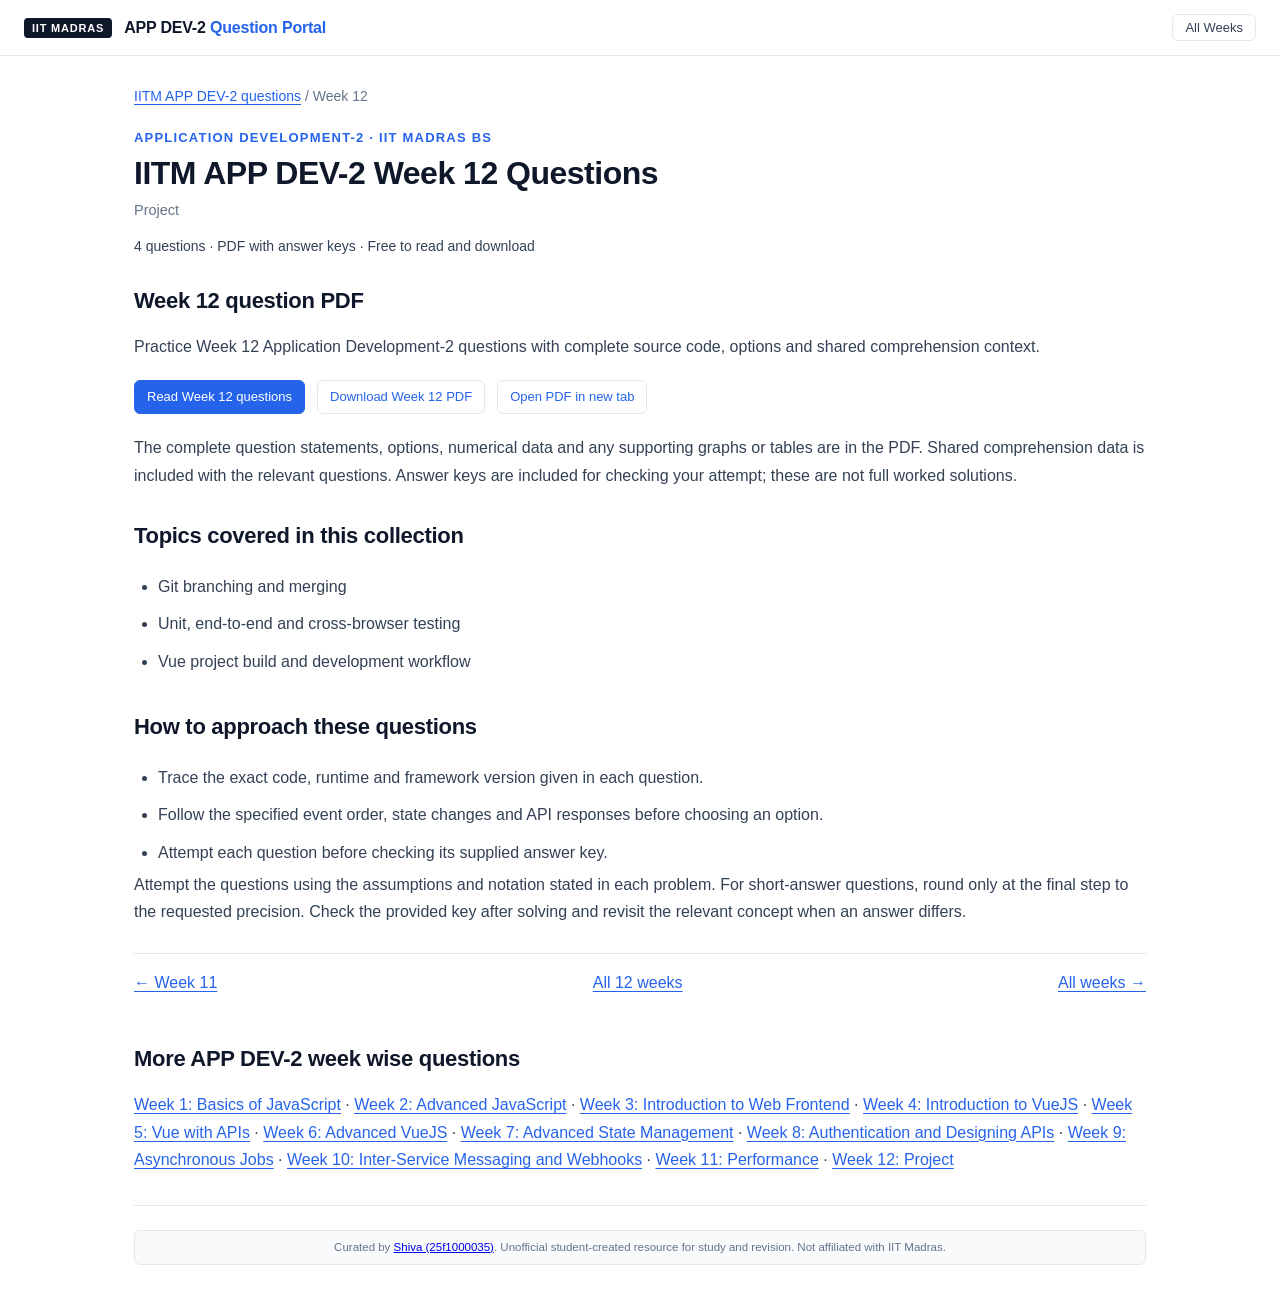
<file: week-12.html>
<!DOCTYPE html>
<html lang="en">
<head>
  <meta charset="UTF-8">
  <meta name="viewport" content="width=device-width, initial-scale=1.0">
  <title>IITM APP DEV-2 Week 12 Questions | Project</title>
  <meta name="description" content="Practice IITM APP DEV-2 Week 12: Project. Browse 4 numbered questions with answer keys, topic guidance and a downloadable Application Development-2 PDF.">
  <meta name="robots" content="index, follow, max-image-preview:large">
  <meta name="author" content="Shiva Yadav">
  <meta name="theme-color" content="#2563eb">
  <link rel="icon" href="assets/favicon.svg" type="image/svg+xml">
  <meta property="og:type" content="article">
  <meta property="og:locale" content="en_IN">
  <meta property="og:site_name" content="IITM APP DEV-2 Question Portal">
  <meta property="og:title" content="IITM APP DEV-2 Week 12 Questions | Project">
  <meta property="og:description" content="Practice IITM APP DEV-2 Week 12: Project. Browse 4 numbered questions with answer keys, topic guidance and a downloadable Application Development-2 PDF.">
  <meta property="og:image" content="assets/appdev2-social.svg">
  <meta property="og:image:width" content="1200">
  <meta property="og:image:height" content="630">
  <meta property="og:image:alt" content="IITM APP DEV-2 Week Wise Questions — Application Development-2, Weeks 1–12">
  <meta name="twitter:card" content="summary_large_image">
  <meta name="twitter:title" content="IITM APP DEV-2 Week 12 Questions | Project">
  <meta name="twitter:description" content="Practice IITM APP DEV-2 Week 12: Project. Browse 4 numbered questions with answer keys, topic guidance and a downloadable Application Development-2 PDF.">
  <meta name="twitter:image" content="assets/appdev2-social.svg">
  <meta name="twitter:image:alt" content="IITM APP DEV-2 Week Wise Questions — Application Development-2, Weeks 1–12">
  <link rel="stylesheet" href="styles.css?v=subjects-1">
  <script type="application/ld+json">
{
  "@context": "https://schema.org",
  "@graph": [
    {
      "@type": "LearningResource",
      "@id": "week-12.html#resource",
      "url": "week-12.html",
      "name": "IITM APP DEV-2 Week 12 Questions | Project",
      "description": "Practice IITM APP DEV-2 Week 12: Project. Browse 4 numbered questions with answer keys, topic guidance and a downloadable Application Development-2 PDF.",
      "inLanguage": "en",
      "learningResourceType": "Question bank",
      "educationalUse": "Practice and revision",
      "isAccessibleForFree": true,
      "about": [
        {
          "@type": "Thing",
          "name": "Git branching and merging"
        },
        {
          "@type": "Thing",
          "name": "Unit, end-to-end and cross-browser testing"
        },
        {
          "@type": "Thing",
          "name": "Vue project build and development workflow"
        }
      ],
      "author": {
        "@type": "Person",
        "name": "Shiva Yadav"
      },
      "audience": {
        "@type": "EducationalAudience",
        "educationalRole": "student"
      },
      "encoding": {
        "@type": "MediaObject",
        "contentUrl": "output/pdf/Application_Development_2_week_12_QP.pdf",
        "encodingFormat": "application/pdf"
      }
    },
    {
      "@type": "BreadcrumbList",
      "itemListElement": [
        {
          "@type": "ListItem",
          "position": 1,
          "name": "IITM APP DEV-2 Week Wise Questions",
          "item": ""
        },
        {
          "@type": "ListItem",
          "position": 2,
          "name": "Week 12: Project",
          "item": "week-12.html"
        }
      ]
    }
  ]
}
</script>
</head>
<body>
  <a class="skip-link" href="#week-content">Skip to week questions</a>
  <header class="top-header">
    <div class="brand-section"><span class="brand-badge">IIT Madras</span><div class="brand-title">APP DEV-2 <span>Question Portal</span></div></div>
    <a class="btn-minimal" href="index.html">All Weeks</a>
  </header>
  <main id="week-content" class="week-page">
    <nav class="breadcrumbs" aria-label="Breadcrumb"><a href="index.html">IITM APP DEV-2 questions</a> / Week 12</nav>
    <div class="gallery-header">
      <div class="gallery-eyebrow">Application Development-2 · IIT Madras BS</div>
      <h1 class="gallery-title">IITM APP DEV-2 Week 12 Questions</h1>
      <p class="gallery-subtitle">Project</p>
      <p class="resource-meta">4 questions · PDF with answer keys · Free to read and download</p>
    </div>
    <section class="study-section" aria-labelledby="question-heading">
      <h2 id="question-heading">Week 12 question PDF</h2>
      <p>Practice Week 12 Application Development-2 questions with complete source code, options and shared comprehension context.</p>
      <div class="resource-actions">
        <a class="btn-primary" href="index.html?week=12">Read Week 12 questions</a>
        <a class="btn-minimal" href="output/pdf/Application_Development_2_week_12_QP.pdf" download>Download Week 12 PDF</a>
        <a class="btn-minimal" href="output/pdf/Application_Development_2_week_12_QP.pdf" target="_blank" rel="noopener">Open PDF in new tab</a>
      </div>
      <p>The complete question statements, options, numerical data and any supporting graphs or tables are in the PDF. Shared comprehension data is included with the relevant questions. Answer keys are included for checking your attempt; these are not full worked solutions.</p>
    </section>
    <section class="study-section" aria-labelledby="topics-heading">
      <h2 id="topics-heading">Topics covered in this collection</h2>
      <ul class="revision-list"><li>Git branching and merging</li><li>Unit, end-to-end and cross-browser testing</li><li>Vue project build and development workflow</li></ul>
    </section>
    <section class="study-section" aria-labelledby="revision-heading">
      <h2 id="revision-heading">How to approach these questions</h2>
      <ul class="revision-list"><li>Trace the exact code, runtime and framework version given in each question.</li><li>Follow the specified event order, state changes and API responses before choosing an option.</li><li>Attempt each question before checking its supplied answer key.</li></ul>
      <p>Attempt the questions using the assumptions and notation stated in each problem. For short-answer questions, round only at the final step to the requested precision. Check the provided key after solving and revisit the relevant concept when an answer differs.</p>
    </section>
    <nav class="week-pagination" aria-label="Adjacent weeks"><a href="week-11.html">← Week 11</a><a href="index.html">All 12 weeks</a><a href="index.html">All weeks →</a></nav>
    <nav class="study-section" aria-label="All week topic guides"><h2>More APP DEV-2 week wise questions</h2><p><a href="week-1.html">Week 1: Basics of JavaScript</a> · <a href="week-2.html">Week 2: Advanced JavaScript</a> · <a href="week-3.html">Week 3: Introduction to Web Frontend</a> · <a href="week-4.html">Week 4: Introduction to VueJS</a> · <a href="week-5.html">Week 5: Vue with APIs</a> · <a href="week-6.html">Week 6: Advanced VueJS</a> · <a href="week-7.html">Week 7: Advanced State Management</a> · <a href="week-8.html">Week 8: Authentication and Designing APIs</a> · <a href="week-9.html">Week 9: Asynchronous Jobs</a> · <a href="week-10.html">Week 10: Inter-Service Messaging and Webhooks</a> · <a href="week-11.html">Week 11: Performance</a> · <a href="week-12.html">Week 12: Project</a></p></nav>
    <footer class="gallery-footer">
      <p class="footer-disclaimer-text">Curated by <a href="https://shiva-yadav-ds.vercel.app/" rel="noopener">Shiva (25f1000035)</a>. Unofficial student-created resource for study and revision. Not affiliated with IIT Madras.</p>
    </footer>
  </main>
</body>
</html>
</file>
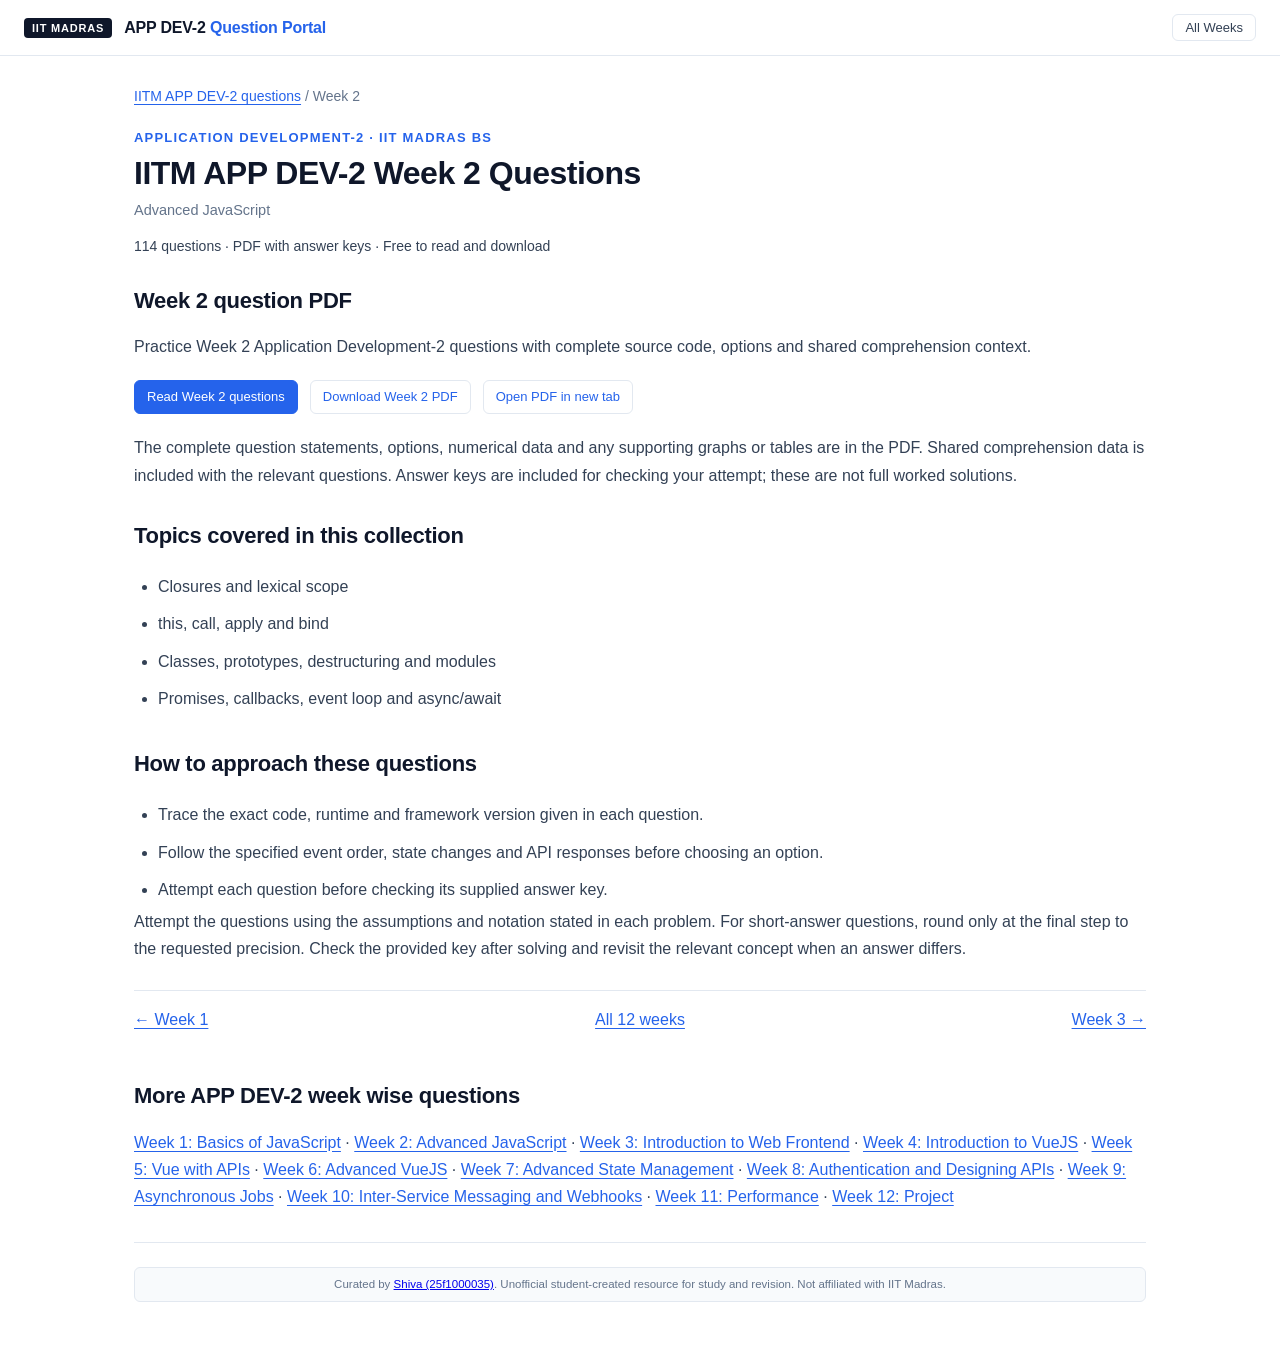
<file: week-2.html>
<!DOCTYPE html>
<html lang="en">
<head>
  <meta charset="UTF-8">
  <meta name="viewport" content="width=device-width, initial-scale=1.0">
  <title>IITM APP DEV-2 Week 2 Questions | Advanced JavaScript</title>
  <meta name="description" content="Practice IITM APP DEV-2 Week 2: Advanced JavaScript. Browse 114 numbered questions with answer keys, topic guidance and a downloadable Application Development-2 PDF.">
  <meta name="robots" content="index, follow, max-image-preview:large">
  <meta name="author" content="Shiva Yadav">
  <meta name="theme-color" content="#2563eb">
  <link rel="icon" href="assets/favicon.svg" type="image/svg+xml">
  <meta property="og:type" content="article">
  <meta property="og:locale" content="en_IN">
  <meta property="og:site_name" content="IITM APP DEV-2 Question Portal">
  <meta property="og:title" content="IITM APP DEV-2 Week 2 Questions | Advanced JavaScript">
  <meta property="og:description" content="Practice IITM APP DEV-2 Week 2: Advanced JavaScript. Browse 114 numbered questions with answer keys, topic guidance and a downloadable Application Development-2 PDF.">
  <meta property="og:image" content="assets/appdev2-social.svg">
  <meta property="og:image:width" content="1200">
  <meta property="og:image:height" content="630">
  <meta property="og:image:alt" content="IITM APP DEV-2 Week Wise Questions — Application Development-2, Weeks 1–12">
  <meta name="twitter:card" content="summary_large_image">
  <meta name="twitter:title" content="IITM APP DEV-2 Week 2 Questions | Advanced JavaScript">
  <meta name="twitter:description" content="Practice IITM APP DEV-2 Week 2: Advanced JavaScript. Browse 114 numbered questions with answer keys, topic guidance and a downloadable Application Development-2 PDF.">
  <meta name="twitter:image" content="assets/appdev2-social.svg">
  <meta name="twitter:image:alt" content="IITM APP DEV-2 Week Wise Questions — Application Development-2, Weeks 1–12">
  <link rel="stylesheet" href="styles.css?v=subjects-1">
  <script type="application/ld+json">
{
  "@context": "https://schema.org",
  "@graph": [
    {
      "@type": "LearningResource",
      "@id": "week-2.html#resource",
      "url": "week-2.html",
      "name": "IITM APP DEV-2 Week 2 Questions | Advanced JavaScript",
      "description": "Practice IITM APP DEV-2 Week 2: Advanced JavaScript. Browse 114 numbered questions with answer keys, topic guidance and a downloadable Application Development-2 PDF.",
      "inLanguage": "en",
      "learningResourceType": "Question bank",
      "educationalUse": "Practice and revision",
      "isAccessibleForFree": true,
      "about": [
        {
          "@type": "Thing",
          "name": "Closures and lexical scope"
        },
        {
          "@type": "Thing",
          "name": "this, call, apply and bind"
        },
        {
          "@type": "Thing",
          "name": "Classes, prototypes, destructuring and modules"
        },
        {
          "@type": "Thing",
          "name": "Promises, callbacks, event loop and async/await"
        }
      ],
      "author": {
        "@type": "Person",
        "name": "Shiva Yadav"
      },
      "audience": {
        "@type": "EducationalAudience",
        "educationalRole": "student"
      },
      "encoding": {
        "@type": "MediaObject",
        "contentUrl": "output/pdf/Application_Development_2_week_2_QP.pdf",
        "encodingFormat": "application/pdf"
      }
    },
    {
      "@type": "BreadcrumbList",
      "itemListElement": [
        {
          "@type": "ListItem",
          "position": 1,
          "name": "IITM APP DEV-2 Week Wise Questions",
          "item": ""
        },
        {
          "@type": "ListItem",
          "position": 2,
          "name": "Week 2: Advanced JavaScript",
          "item": "week-2.html"
        }
      ]
    }
  ]
}
</script>
</head>
<body>
  <a class="skip-link" href="#week-content">Skip to week questions</a>
  <header class="top-header">
    <div class="brand-section"><span class="brand-badge">IIT Madras</span><div class="brand-title">APP DEV-2 <span>Question Portal</span></div></div>
    <a class="btn-minimal" href="index.html">All Weeks</a>
  </header>
  <main id="week-content" class="week-page">
    <nav class="breadcrumbs" aria-label="Breadcrumb"><a href="index.html">IITM APP DEV-2 questions</a> / Week 2</nav>
    <div class="gallery-header">
      <div class="gallery-eyebrow">Application Development-2 · IIT Madras BS</div>
      <h1 class="gallery-title">IITM APP DEV-2 Week 2 Questions</h1>
      <p class="gallery-subtitle">Advanced JavaScript</p>
      <p class="resource-meta">114 questions · PDF with answer keys · Free to read and download</p>
    </div>
    <section class="study-section" aria-labelledby="question-heading">
      <h2 id="question-heading">Week 2 question PDF</h2>
      <p>Practice Week 2 Application Development-2 questions with complete source code, options and shared comprehension context.</p>
      <div class="resource-actions">
        <a class="btn-primary" href="index.html?week=2">Read Week 2 questions</a>
        <a class="btn-minimal" href="output/pdf/Application_Development_2_week_2_QP.pdf" download>Download Week 2 PDF</a>
        <a class="btn-minimal" href="output/pdf/Application_Development_2_week_2_QP.pdf" target="_blank" rel="noopener">Open PDF in new tab</a>
      </div>
      <p>The complete question statements, options, numerical data and any supporting graphs or tables are in the PDF. Shared comprehension data is included with the relevant questions. Answer keys are included for checking your attempt; these are not full worked solutions.</p>
    </section>
    <section class="study-section" aria-labelledby="topics-heading">
      <h2 id="topics-heading">Topics covered in this collection</h2>
      <ul class="revision-list"><li>Closures and lexical scope</li><li>this, call, apply and bind</li><li>Classes, prototypes, destructuring and modules</li><li>Promises, callbacks, event loop and async/await</li></ul>
    </section>
    <section class="study-section" aria-labelledby="revision-heading">
      <h2 id="revision-heading">How to approach these questions</h2>
      <ul class="revision-list"><li>Trace the exact code, runtime and framework version given in each question.</li><li>Follow the specified event order, state changes and API responses before choosing an option.</li><li>Attempt each question before checking its supplied answer key.</li></ul>
      <p>Attempt the questions using the assumptions and notation stated in each problem. For short-answer questions, round only at the final step to the requested precision. Check the provided key after solving and revisit the relevant concept when an answer differs.</p>
    </section>
    <nav class="week-pagination" aria-label="Adjacent weeks"><a href="week-1.html">← Week 1</a><a href="index.html">All 12 weeks</a><a href="week-3.html">Week 3 →</a></nav>
    <nav class="study-section" aria-label="All week topic guides"><h2>More APP DEV-2 week wise questions</h2><p><a href="week-1.html">Week 1: Basics of JavaScript</a> · <a href="week-2.html">Week 2: Advanced JavaScript</a> · <a href="week-3.html">Week 3: Introduction to Web Frontend</a> · <a href="week-4.html">Week 4: Introduction to VueJS</a> · <a href="week-5.html">Week 5: Vue with APIs</a> · <a href="week-6.html">Week 6: Advanced VueJS</a> · <a href="week-7.html">Week 7: Advanced State Management</a> · <a href="week-8.html">Week 8: Authentication and Designing APIs</a> · <a href="week-9.html">Week 9: Asynchronous Jobs</a> · <a href="week-10.html">Week 10: Inter-Service Messaging and Webhooks</a> · <a href="week-11.html">Week 11: Performance</a> · <a href="week-12.html">Week 12: Project</a></p></nav>
    <footer class="gallery-footer">
      <p class="footer-disclaimer-text">Curated by <a href="https://shiva-yadav-ds.vercel.app/" rel="noopener">Shiva (25f1000035)</a>. Unofficial student-created resource for study and revision. Not affiliated with IIT Madras.</p>
    </footer>
  </main>
</body>
</html>
</file>
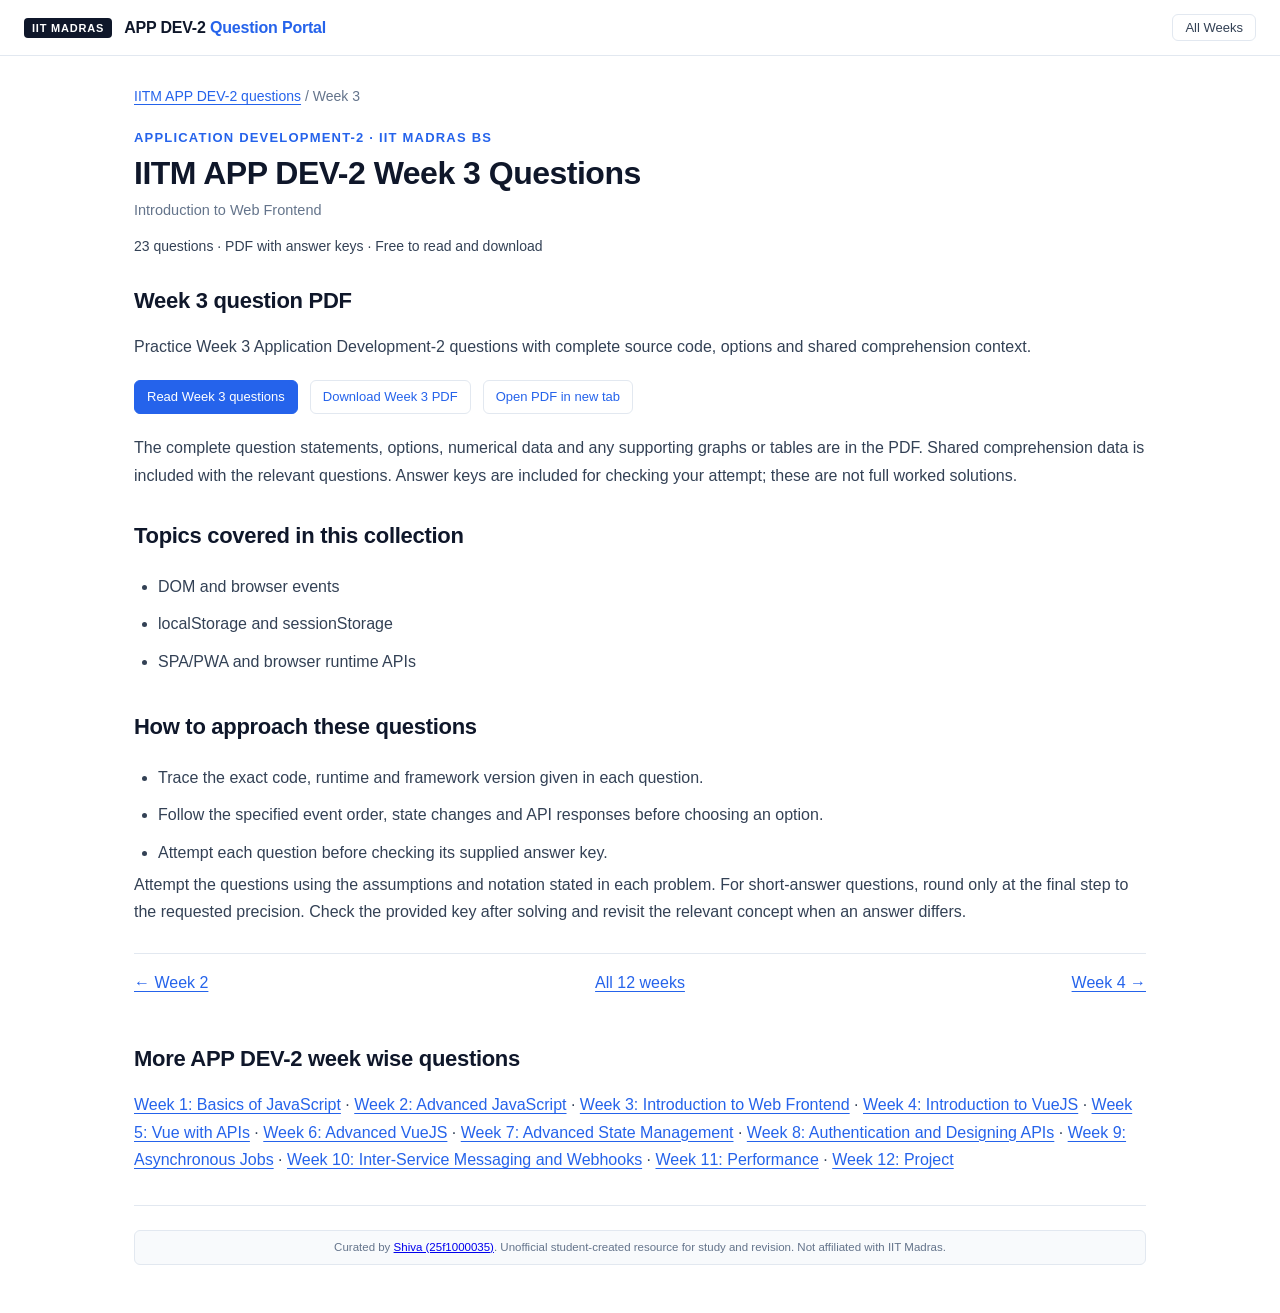
<file: week-3.html>
<!DOCTYPE html>
<html lang="en">
<head>
  <meta charset="UTF-8">
  <meta name="viewport" content="width=device-width, initial-scale=1.0">
  <title>IITM APP DEV-2 Week 3 Questions | Introduction to Web Frontend</title>
  <meta name="description" content="Practice IITM APP DEV-2 Week 3: Introduction to Web Frontend. Browse 23 numbered questions with answer keys, topic guidance and a downloadable Application Development-2 PDF.">
  <meta name="robots" content="index, follow, max-image-preview:large">
  <meta name="author" content="Shiva Yadav">
  <meta name="theme-color" content="#2563eb">
  <link rel="icon" href="assets/favicon.svg" type="image/svg+xml">
  <meta property="og:type" content="article">
  <meta property="og:locale" content="en_IN">
  <meta property="og:site_name" content="IITM APP DEV-2 Question Portal">
  <meta property="og:title" content="IITM APP DEV-2 Week 3 Questions | Introduction to Web Frontend">
  <meta property="og:description" content="Practice IITM APP DEV-2 Week 3: Introduction to Web Frontend. Browse 23 numbered questions with answer keys, topic guidance and a downloadable Application Development-2 PDF.">
  <meta property="og:image" content="assets/appdev2-social.svg">
  <meta property="og:image:width" content="1200">
  <meta property="og:image:height" content="630">
  <meta property="og:image:alt" content="IITM APP DEV-2 Week Wise Questions — Application Development-2, Weeks 1–12">
  <meta name="twitter:card" content="summary_large_image">
  <meta name="twitter:title" content="IITM APP DEV-2 Week 3 Questions | Introduction to Web Frontend">
  <meta name="twitter:description" content="Practice IITM APP DEV-2 Week 3: Introduction to Web Frontend. Browse 23 numbered questions with answer keys, topic guidance and a downloadable Application Development-2 PDF.">
  <meta name="twitter:image" content="assets/appdev2-social.svg">
  <meta name="twitter:image:alt" content="IITM APP DEV-2 Week Wise Questions — Application Development-2, Weeks 1–12">
  <link rel="stylesheet" href="styles.css?v=subjects-1">
  <script type="application/ld+json">
{
  "@context": "https://schema.org",
  "@graph": [
    {
      "@type": "LearningResource",
      "@id": "week-3.html#resource",
      "url": "week-3.html",
      "name": "IITM APP DEV-2 Week 3 Questions | Introduction to Web Frontend",
      "description": "Practice IITM APP DEV-2 Week 3: Introduction to Web Frontend. Browse 23 numbered questions with answer keys, topic guidance and a downloadable Application Development-2 PDF.",
      "inLanguage": "en",
      "learningResourceType": "Question bank",
      "educationalUse": "Practice and revision",
      "isAccessibleForFree": true,
      "about": [
        {
          "@type": "Thing",
          "name": "DOM and browser events"
        },
        {
          "@type": "Thing",
          "name": "localStorage and sessionStorage"
        },
        {
          "@type": "Thing",
          "name": "SPA/PWA and browser runtime APIs"
        }
      ],
      "author": {
        "@type": "Person",
        "name": "Shiva Yadav"
      },
      "audience": {
        "@type": "EducationalAudience",
        "educationalRole": "student"
      },
      "encoding": {
        "@type": "MediaObject",
        "contentUrl": "output/pdf/Application_Development_2_week_3_QP.pdf",
        "encodingFormat": "application/pdf"
      }
    },
    {
      "@type": "BreadcrumbList",
      "itemListElement": [
        {
          "@type": "ListItem",
          "position": 1,
          "name": "IITM APP DEV-2 Week Wise Questions",
          "item": ""
        },
        {
          "@type": "ListItem",
          "position": 2,
          "name": "Week 3: Introduction to Web Frontend",
          "item": "week-3.html"
        }
      ]
    }
  ]
}
</script>
</head>
<body>
  <a class="skip-link" href="#week-content">Skip to week questions</a>
  <header class="top-header">
    <div class="brand-section"><span class="brand-badge">IIT Madras</span><div class="brand-title">APP DEV-2 <span>Question Portal</span></div></div>
    <a class="btn-minimal" href="index.html">All Weeks</a>
  </header>
  <main id="week-content" class="week-page">
    <nav class="breadcrumbs" aria-label="Breadcrumb"><a href="index.html">IITM APP DEV-2 questions</a> / Week 3</nav>
    <div class="gallery-header">
      <div class="gallery-eyebrow">Application Development-2 · IIT Madras BS</div>
      <h1 class="gallery-title">IITM APP DEV-2 Week 3 Questions</h1>
      <p class="gallery-subtitle">Introduction to Web Frontend</p>
      <p class="resource-meta">23 questions · PDF with answer keys · Free to read and download</p>
    </div>
    <section class="study-section" aria-labelledby="question-heading">
      <h2 id="question-heading">Week 3 question PDF</h2>
      <p>Practice Week 3 Application Development-2 questions with complete source code, options and shared comprehension context.</p>
      <div class="resource-actions">
        <a class="btn-primary" href="index.html?week=3">Read Week 3 questions</a>
        <a class="btn-minimal" href="output/pdf/Application_Development_2_week_3_QP.pdf" download>Download Week 3 PDF</a>
        <a class="btn-minimal" href="output/pdf/Application_Development_2_week_3_QP.pdf" target="_blank" rel="noopener">Open PDF in new tab</a>
      </div>
      <p>The complete question statements, options, numerical data and any supporting graphs or tables are in the PDF. Shared comprehension data is included with the relevant questions. Answer keys are included for checking your attempt; these are not full worked solutions.</p>
    </section>
    <section class="study-section" aria-labelledby="topics-heading">
      <h2 id="topics-heading">Topics covered in this collection</h2>
      <ul class="revision-list"><li>DOM and browser events</li><li>localStorage and sessionStorage</li><li>SPA/PWA and browser runtime APIs</li></ul>
    </section>
    <section class="study-section" aria-labelledby="revision-heading">
      <h2 id="revision-heading">How to approach these questions</h2>
      <ul class="revision-list"><li>Trace the exact code, runtime and framework version given in each question.</li><li>Follow the specified event order, state changes and API responses before choosing an option.</li><li>Attempt each question before checking its supplied answer key.</li></ul>
      <p>Attempt the questions using the assumptions and notation stated in each problem. For short-answer questions, round only at the final step to the requested precision. Check the provided key after solving and revisit the relevant concept when an answer differs.</p>
    </section>
    <nav class="week-pagination" aria-label="Adjacent weeks"><a href="week-2.html">← Week 2</a><a href="index.html">All 12 weeks</a><a href="week-4.html">Week 4 →</a></nav>
    <nav class="study-section" aria-label="All week topic guides"><h2>More APP DEV-2 week wise questions</h2><p><a href="week-1.html">Week 1: Basics of JavaScript</a> · <a href="week-2.html">Week 2: Advanced JavaScript</a> · <a href="week-3.html">Week 3: Introduction to Web Frontend</a> · <a href="week-4.html">Week 4: Introduction to VueJS</a> · <a href="week-5.html">Week 5: Vue with APIs</a> · <a href="week-6.html">Week 6: Advanced VueJS</a> · <a href="week-7.html">Week 7: Advanced State Management</a> · <a href="week-8.html">Week 8: Authentication and Designing APIs</a> · <a href="week-9.html">Week 9: Asynchronous Jobs</a> · <a href="week-10.html">Week 10: Inter-Service Messaging and Webhooks</a> · <a href="week-11.html">Week 11: Performance</a> · <a href="week-12.html">Week 12: Project</a></p></nav>
    <footer class="gallery-footer">
      <p class="footer-disclaimer-text">Curated by <a href="https://shiva-yadav-ds.vercel.app/" rel="noopener">Shiva (25f1000035)</a>. Unofficial student-created resource for study and revision. Not affiliated with IIT Madras.</p>
    </footer>
  </main>
</body>
</html>
</file>
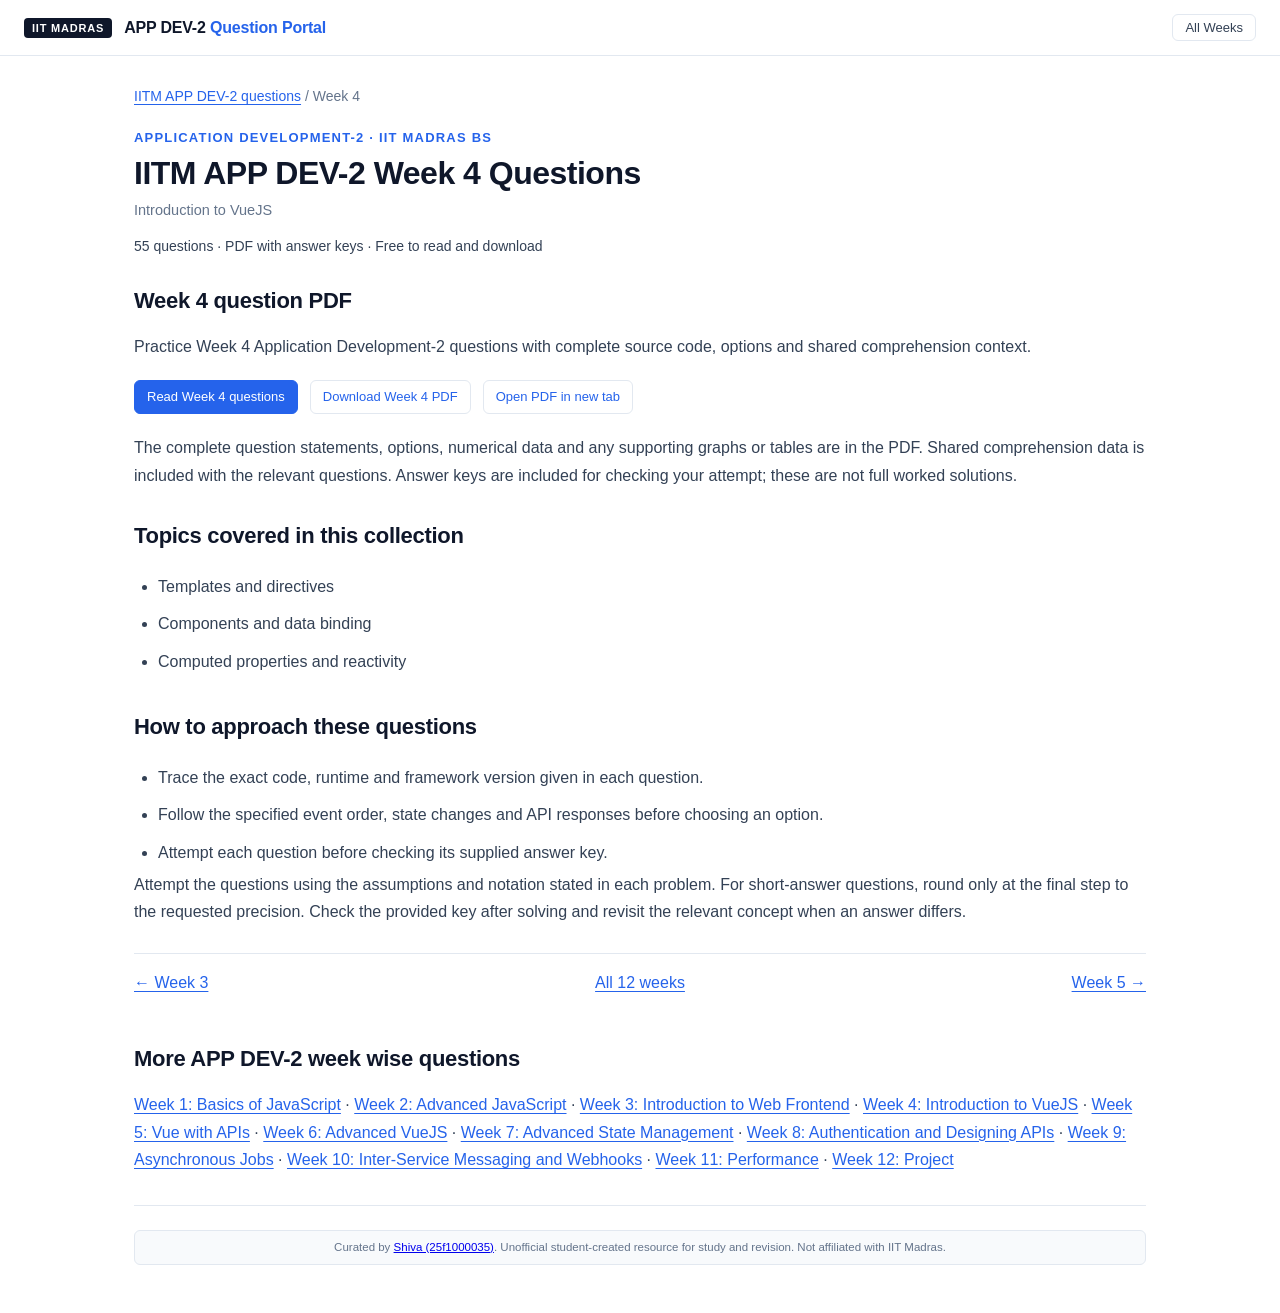
<file: week-4.html>
<!DOCTYPE html>
<html lang="en">
<head>
  <meta charset="UTF-8">
  <meta name="viewport" content="width=device-width, initial-scale=1.0">
  <title>IITM APP DEV-2 Week 4 Questions | Introduction to VueJS</title>
  <meta name="description" content="Practice IITM APP DEV-2 Week 4: Introduction to VueJS. Browse 55 numbered questions with answer keys, topic guidance and a downloadable Application Development-2 PDF.">
  <meta name="robots" content="index, follow, max-image-preview:large">
  <meta name="author" content="Shiva Yadav">
  <meta name="theme-color" content="#2563eb">
  <link rel="icon" href="assets/favicon.svg" type="image/svg+xml">
  <meta property="og:type" content="article">
  <meta property="og:locale" content="en_IN">
  <meta property="og:site_name" content="IITM APP DEV-2 Question Portal">
  <meta property="og:title" content="IITM APP DEV-2 Week 4 Questions | Introduction to VueJS">
  <meta property="og:description" content="Practice IITM APP DEV-2 Week 4: Introduction to VueJS. Browse 55 numbered questions with answer keys, topic guidance and a downloadable Application Development-2 PDF.">
  <meta property="og:image" content="assets/appdev2-social.svg">
  <meta property="og:image:width" content="1200">
  <meta property="og:image:height" content="630">
  <meta property="og:image:alt" content="IITM APP DEV-2 Week Wise Questions — Application Development-2, Weeks 1–12">
  <meta name="twitter:card" content="summary_large_image">
  <meta name="twitter:title" content="IITM APP DEV-2 Week 4 Questions | Introduction to VueJS">
  <meta name="twitter:description" content="Practice IITM APP DEV-2 Week 4: Introduction to VueJS. Browse 55 numbered questions with answer keys, topic guidance and a downloadable Application Development-2 PDF.">
  <meta name="twitter:image" content="assets/appdev2-social.svg">
  <meta name="twitter:image:alt" content="IITM APP DEV-2 Week Wise Questions — Application Development-2, Weeks 1–12">
  <link rel="stylesheet" href="styles.css?v=subjects-1">
  <script type="application/ld+json">
{
  "@context": "https://schema.org",
  "@graph": [
    {
      "@type": "LearningResource",
      "@id": "week-4.html#resource",
      "url": "week-4.html",
      "name": "IITM APP DEV-2 Week 4 Questions | Introduction to VueJS",
      "description": "Practice IITM APP DEV-2 Week 4: Introduction to VueJS. Browse 55 numbered questions with answer keys, topic guidance and a downloadable Application Development-2 PDF.",
      "inLanguage": "en",
      "learningResourceType": "Question bank",
      "educationalUse": "Practice and revision",
      "isAccessibleForFree": true,
      "about": [
        {
          "@type": "Thing",
          "name": "Templates and directives"
        },
        {
          "@type": "Thing",
          "name": "Components and data binding"
        },
        {
          "@type": "Thing",
          "name": "Computed properties and reactivity"
        }
      ],
      "author": {
        "@type": "Person",
        "name": "Shiva Yadav"
      },
      "audience": {
        "@type": "EducationalAudience",
        "educationalRole": "student"
      },
      "encoding": {
        "@type": "MediaObject",
        "contentUrl": "output/pdf/Application_Development_2_week_4_QP.pdf",
        "encodingFormat": "application/pdf"
      }
    },
    {
      "@type": "BreadcrumbList",
      "itemListElement": [
        {
          "@type": "ListItem",
          "position": 1,
          "name": "IITM APP DEV-2 Week Wise Questions",
          "item": ""
        },
        {
          "@type": "ListItem",
          "position": 2,
          "name": "Week 4: Introduction to VueJS",
          "item": "week-4.html"
        }
      ]
    }
  ]
}
</script>
</head>
<body>
  <a class="skip-link" href="#week-content">Skip to week questions</a>
  <header class="top-header">
    <div class="brand-section"><span class="brand-badge">IIT Madras</span><div class="brand-title">APP DEV-2 <span>Question Portal</span></div></div>
    <a class="btn-minimal" href="index.html">All Weeks</a>
  </header>
  <main id="week-content" class="week-page">
    <nav class="breadcrumbs" aria-label="Breadcrumb"><a href="index.html">IITM APP DEV-2 questions</a> / Week 4</nav>
    <div class="gallery-header">
      <div class="gallery-eyebrow">Application Development-2 · IIT Madras BS</div>
      <h1 class="gallery-title">IITM APP DEV-2 Week 4 Questions</h1>
      <p class="gallery-subtitle">Introduction to VueJS</p>
      <p class="resource-meta">55 questions · PDF with answer keys · Free to read and download</p>
    </div>
    <section class="study-section" aria-labelledby="question-heading">
      <h2 id="question-heading">Week 4 question PDF</h2>
      <p>Practice Week 4 Application Development-2 questions with complete source code, options and shared comprehension context.</p>
      <div class="resource-actions">
        <a class="btn-primary" href="index.html?week=4">Read Week 4 questions</a>
        <a class="btn-minimal" href="output/pdf/Application_Development_2_week_4_QP.pdf" download>Download Week 4 PDF</a>
        <a class="btn-minimal" href="output/pdf/Application_Development_2_week_4_QP.pdf" target="_blank" rel="noopener">Open PDF in new tab</a>
      </div>
      <p>The complete question statements, options, numerical data and any supporting graphs or tables are in the PDF. Shared comprehension data is included with the relevant questions. Answer keys are included for checking your attempt; these are not full worked solutions.</p>
    </section>
    <section class="study-section" aria-labelledby="topics-heading">
      <h2 id="topics-heading">Topics covered in this collection</h2>
      <ul class="revision-list"><li>Templates and directives</li><li>Components and data binding</li><li>Computed properties and reactivity</li></ul>
    </section>
    <section class="study-section" aria-labelledby="revision-heading">
      <h2 id="revision-heading">How to approach these questions</h2>
      <ul class="revision-list"><li>Trace the exact code, runtime and framework version given in each question.</li><li>Follow the specified event order, state changes and API responses before choosing an option.</li><li>Attempt each question before checking its supplied answer key.</li></ul>
      <p>Attempt the questions using the assumptions and notation stated in each problem. For short-answer questions, round only at the final step to the requested precision. Check the provided key after solving and revisit the relevant concept when an answer differs.</p>
    </section>
    <nav class="week-pagination" aria-label="Adjacent weeks"><a href="week-3.html">← Week 3</a><a href="index.html">All 12 weeks</a><a href="week-5.html">Week 5 →</a></nav>
    <nav class="study-section" aria-label="All week topic guides"><h2>More APP DEV-2 week wise questions</h2><p><a href="week-1.html">Week 1: Basics of JavaScript</a> · <a href="week-2.html">Week 2: Advanced JavaScript</a> · <a href="week-3.html">Week 3: Introduction to Web Frontend</a> · <a href="week-4.html">Week 4: Introduction to VueJS</a> · <a href="week-5.html">Week 5: Vue with APIs</a> · <a href="week-6.html">Week 6: Advanced VueJS</a> · <a href="week-7.html">Week 7: Advanced State Management</a> · <a href="week-8.html">Week 8: Authentication and Designing APIs</a> · <a href="week-9.html">Week 9: Asynchronous Jobs</a> · <a href="week-10.html">Week 10: Inter-Service Messaging and Webhooks</a> · <a href="week-11.html">Week 11: Performance</a> · <a href="week-12.html">Week 12: Project</a></p></nav>
    <footer class="gallery-footer">
      <p class="footer-disclaimer-text">Curated by <a href="https://shiva-yadav-ds.vercel.app/" rel="noopener">Shiva (25f1000035)</a>. Unofficial student-created resource for study and revision. Not affiliated with IIT Madras.</p>
    </footer>
  </main>
</body>
</html>
</file>
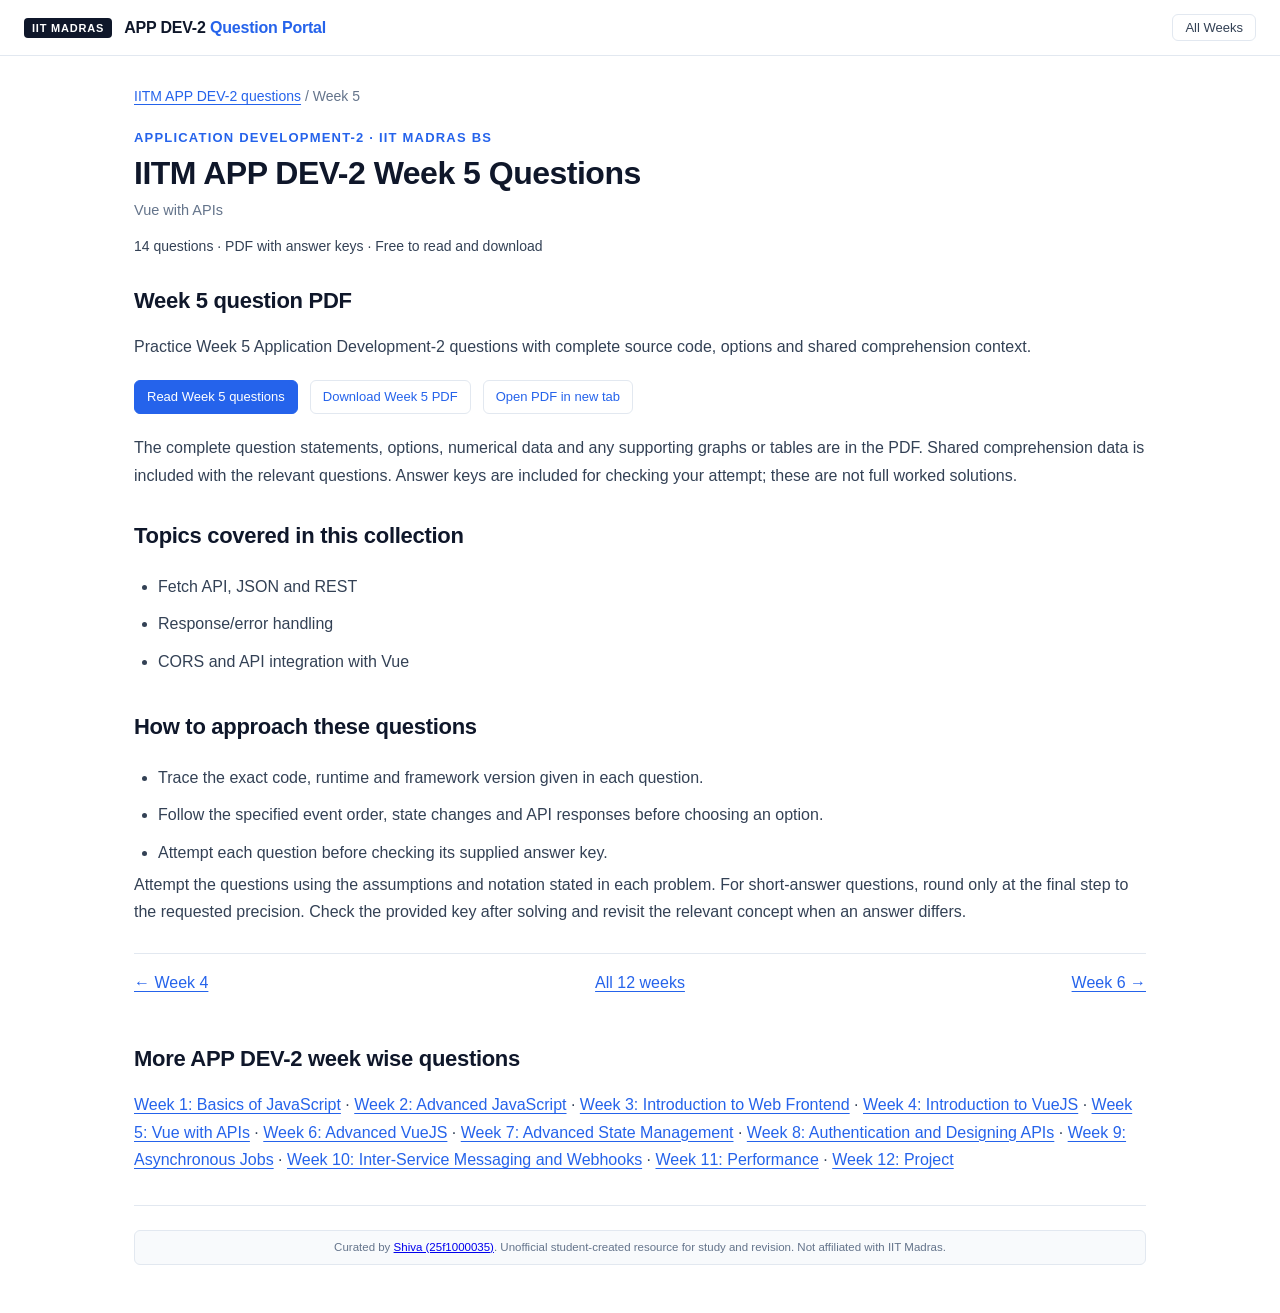
<file: week-5.html>
<!DOCTYPE html>
<html lang="en">
<head>
  <meta charset="UTF-8">
  <meta name="viewport" content="width=device-width, initial-scale=1.0">
  <title>IITM APP DEV-2 Week 5 Questions | Vue with APIs</title>
  <meta name="description" content="Practice IITM APP DEV-2 Week 5: Vue with APIs. Browse 14 numbered questions with answer keys, topic guidance and a downloadable Application Development-2 PDF.">
  <meta name="robots" content="index, follow, max-image-preview:large">
  <meta name="author" content="Shiva Yadav">
  <meta name="theme-color" content="#2563eb">
  <link rel="icon" href="assets/favicon.svg" type="image/svg+xml">
  <meta property="og:type" content="article">
  <meta property="og:locale" content="en_IN">
  <meta property="og:site_name" content="IITM APP DEV-2 Question Portal">
  <meta property="og:title" content="IITM APP DEV-2 Week 5 Questions | Vue with APIs">
  <meta property="og:description" content="Practice IITM APP DEV-2 Week 5: Vue with APIs. Browse 14 numbered questions with answer keys, topic guidance and a downloadable Application Development-2 PDF.">
  <meta property="og:image" content="assets/appdev2-social.svg">
  <meta property="og:image:width" content="1200">
  <meta property="og:image:height" content="630">
  <meta property="og:image:alt" content="IITM APP DEV-2 Week Wise Questions — Application Development-2, Weeks 1–12">
  <meta name="twitter:card" content="summary_large_image">
  <meta name="twitter:title" content="IITM APP DEV-2 Week 5 Questions | Vue with APIs">
  <meta name="twitter:description" content="Practice IITM APP DEV-2 Week 5: Vue with APIs. Browse 14 numbered questions with answer keys, topic guidance and a downloadable Application Development-2 PDF.">
  <meta name="twitter:image" content="assets/appdev2-social.svg">
  <meta name="twitter:image:alt" content="IITM APP DEV-2 Week Wise Questions — Application Development-2, Weeks 1–12">
  <link rel="stylesheet" href="styles.css?v=subjects-1">
  <script type="application/ld+json">
{
  "@context": "https://schema.org",
  "@graph": [
    {
      "@type": "LearningResource",
      "@id": "week-5.html#resource",
      "url": "week-5.html",
      "name": "IITM APP DEV-2 Week 5 Questions | Vue with APIs",
      "description": "Practice IITM APP DEV-2 Week 5: Vue with APIs. Browse 14 numbered questions with answer keys, topic guidance and a downloadable Application Development-2 PDF.",
      "inLanguage": "en",
      "learningResourceType": "Question bank",
      "educationalUse": "Practice and revision",
      "isAccessibleForFree": true,
      "about": [
        {
          "@type": "Thing",
          "name": "Fetch API, JSON and REST"
        },
        {
          "@type": "Thing",
          "name": "Response/error handling"
        },
        {
          "@type": "Thing",
          "name": "CORS and API integration with Vue"
        }
      ],
      "author": {
        "@type": "Person",
        "name": "Shiva Yadav"
      },
      "audience": {
        "@type": "EducationalAudience",
        "educationalRole": "student"
      },
      "encoding": {
        "@type": "MediaObject",
        "contentUrl": "output/pdf/Application_Development_2_week_5_QP.pdf",
        "encodingFormat": "application/pdf"
      }
    },
    {
      "@type": "BreadcrumbList",
      "itemListElement": [
        {
          "@type": "ListItem",
          "position": 1,
          "name": "IITM APP DEV-2 Week Wise Questions",
          "item": ""
        },
        {
          "@type": "ListItem",
          "position": 2,
          "name": "Week 5: Vue with APIs",
          "item": "week-5.html"
        }
      ]
    }
  ]
}
</script>
</head>
<body>
  <a class="skip-link" href="#week-content">Skip to week questions</a>
  <header class="top-header">
    <div class="brand-section"><span class="brand-badge">IIT Madras</span><div class="brand-title">APP DEV-2 <span>Question Portal</span></div></div>
    <a class="btn-minimal" href="index.html">All Weeks</a>
  </header>
  <main id="week-content" class="week-page">
    <nav class="breadcrumbs" aria-label="Breadcrumb"><a href="index.html">IITM APP DEV-2 questions</a> / Week 5</nav>
    <div class="gallery-header">
      <div class="gallery-eyebrow">Application Development-2 · IIT Madras BS</div>
      <h1 class="gallery-title">IITM APP DEV-2 Week 5 Questions</h1>
      <p class="gallery-subtitle">Vue with APIs</p>
      <p class="resource-meta">14 questions · PDF with answer keys · Free to read and download</p>
    </div>
    <section class="study-section" aria-labelledby="question-heading">
      <h2 id="question-heading">Week 5 question PDF</h2>
      <p>Practice Week 5 Application Development-2 questions with complete source code, options and shared comprehension context.</p>
      <div class="resource-actions">
        <a class="btn-primary" href="index.html?week=5">Read Week 5 questions</a>
        <a class="btn-minimal" href="output/pdf/Application_Development_2_week_5_QP.pdf" download>Download Week 5 PDF</a>
        <a class="btn-minimal" href="output/pdf/Application_Development_2_week_5_QP.pdf" target="_blank" rel="noopener">Open PDF in new tab</a>
      </div>
      <p>The complete question statements, options, numerical data and any supporting graphs or tables are in the PDF. Shared comprehension data is included with the relevant questions. Answer keys are included for checking your attempt; these are not full worked solutions.</p>
    </section>
    <section class="study-section" aria-labelledby="topics-heading">
      <h2 id="topics-heading">Topics covered in this collection</h2>
      <ul class="revision-list"><li>Fetch API, JSON and REST</li><li>Response/error handling</li><li>CORS and API integration with Vue</li></ul>
    </section>
    <section class="study-section" aria-labelledby="revision-heading">
      <h2 id="revision-heading">How to approach these questions</h2>
      <ul class="revision-list"><li>Trace the exact code, runtime and framework version given in each question.</li><li>Follow the specified event order, state changes and API responses before choosing an option.</li><li>Attempt each question before checking its supplied answer key.</li></ul>
      <p>Attempt the questions using the assumptions and notation stated in each problem. For short-answer questions, round only at the final step to the requested precision. Check the provided key after solving and revisit the relevant concept when an answer differs.</p>
    </section>
    <nav class="week-pagination" aria-label="Adjacent weeks"><a href="week-4.html">← Week 4</a><a href="index.html">All 12 weeks</a><a href="week-6.html">Week 6 →</a></nav>
    <nav class="study-section" aria-label="All week topic guides"><h2>More APP DEV-2 week wise questions</h2><p><a href="week-1.html">Week 1: Basics of JavaScript</a> · <a href="week-2.html">Week 2: Advanced JavaScript</a> · <a href="week-3.html">Week 3: Introduction to Web Frontend</a> · <a href="week-4.html">Week 4: Introduction to VueJS</a> · <a href="week-5.html">Week 5: Vue with APIs</a> · <a href="week-6.html">Week 6: Advanced VueJS</a> · <a href="week-7.html">Week 7: Advanced State Management</a> · <a href="week-8.html">Week 8: Authentication and Designing APIs</a> · <a href="week-9.html">Week 9: Asynchronous Jobs</a> · <a href="week-10.html">Week 10: Inter-Service Messaging and Webhooks</a> · <a href="week-11.html">Week 11: Performance</a> · <a href="week-12.html">Week 12: Project</a></p></nav>
    <footer class="gallery-footer">
      <p class="footer-disclaimer-text">Curated by <a href="https://shiva-yadav-ds.vercel.app/" rel="noopener">Shiva (25f1000035)</a>. Unofficial student-created resource for study and revision. Not affiliated with IIT Madras.</p>
    </footer>
  </main>
</body>
</html>
</file>
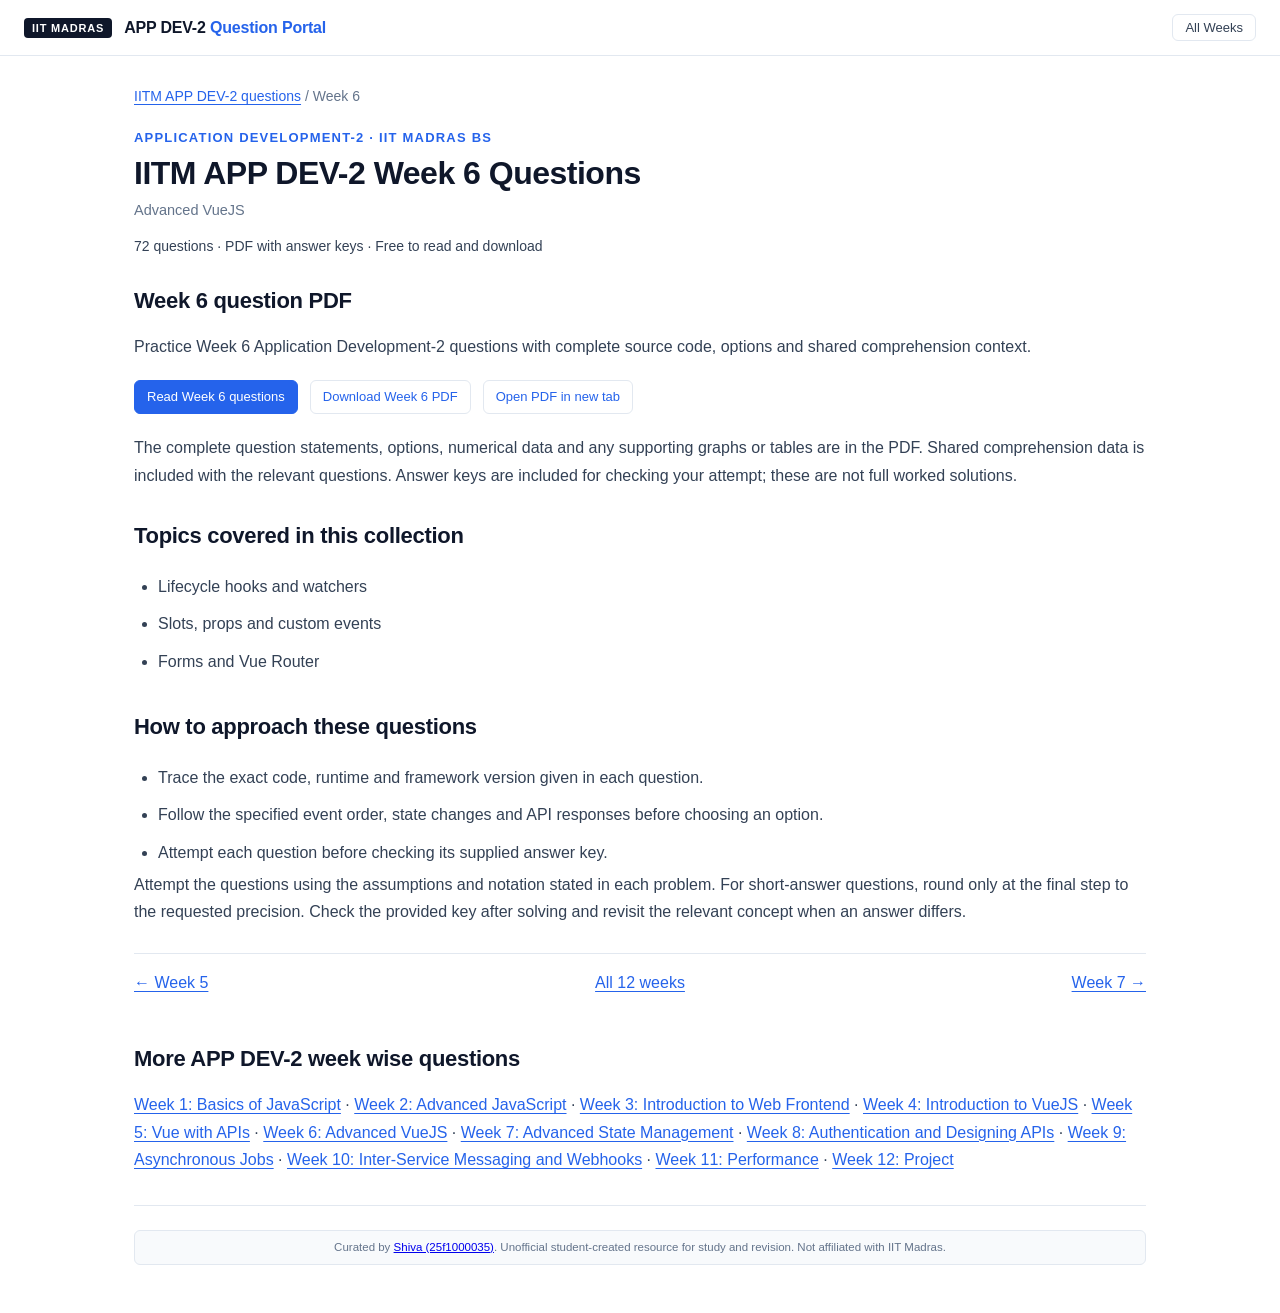
<file: week-6.html>
<!DOCTYPE html>
<html lang="en">
<head>
  <meta charset="UTF-8">
  <meta name="viewport" content="width=device-width, initial-scale=1.0">
  <title>IITM APP DEV-2 Week 6 Questions | Advanced VueJS</title>
  <meta name="description" content="Practice IITM APP DEV-2 Week 6: Advanced VueJS. Browse 72 numbered questions with answer keys, topic guidance and a downloadable Application Development-2 PDF.">
  <meta name="robots" content="index, follow, max-image-preview:large">
  <meta name="author" content="Shiva Yadav">
  <meta name="theme-color" content="#2563eb">
  <link rel="icon" href="assets/favicon.svg" type="image/svg+xml">
  <meta property="og:type" content="article">
  <meta property="og:locale" content="en_IN">
  <meta property="og:site_name" content="IITM APP DEV-2 Question Portal">
  <meta property="og:title" content="IITM APP DEV-2 Week 6 Questions | Advanced VueJS">
  <meta property="og:description" content="Practice IITM APP DEV-2 Week 6: Advanced VueJS. Browse 72 numbered questions with answer keys, topic guidance and a downloadable Application Development-2 PDF.">
  <meta property="og:image" content="assets/appdev2-social.svg">
  <meta property="og:image:width" content="1200">
  <meta property="og:image:height" content="630">
  <meta property="og:image:alt" content="IITM APP DEV-2 Week Wise Questions — Application Development-2, Weeks 1–12">
  <meta name="twitter:card" content="summary_large_image">
  <meta name="twitter:title" content="IITM APP DEV-2 Week 6 Questions | Advanced VueJS">
  <meta name="twitter:description" content="Practice IITM APP DEV-2 Week 6: Advanced VueJS. Browse 72 numbered questions with answer keys, topic guidance and a downloadable Application Development-2 PDF.">
  <meta name="twitter:image" content="assets/appdev2-social.svg">
  <meta name="twitter:image:alt" content="IITM APP DEV-2 Week Wise Questions — Application Development-2, Weeks 1–12">
  <link rel="stylesheet" href="styles.css?v=subjects-1">
  <script type="application/ld+json">
{
  "@context": "https://schema.org",
  "@graph": [
    {
      "@type": "LearningResource",
      "@id": "week-6.html#resource",
      "url": "week-6.html",
      "name": "IITM APP DEV-2 Week 6 Questions | Advanced VueJS",
      "description": "Practice IITM APP DEV-2 Week 6: Advanced VueJS. Browse 72 numbered questions with answer keys, topic guidance and a downloadable Application Development-2 PDF.",
      "inLanguage": "en",
      "learningResourceType": "Question bank",
      "educationalUse": "Practice and revision",
      "isAccessibleForFree": true,
      "about": [
        {
          "@type": "Thing",
          "name": "Lifecycle hooks and watchers"
        },
        {
          "@type": "Thing",
          "name": "Slots, props and custom events"
        },
        {
          "@type": "Thing",
          "name": "Forms and Vue Router"
        }
      ],
      "author": {
        "@type": "Person",
        "name": "Shiva Yadav"
      },
      "audience": {
        "@type": "EducationalAudience",
        "educationalRole": "student"
      },
      "encoding": {
        "@type": "MediaObject",
        "contentUrl": "output/pdf/Application_Development_2_week_6_QP.pdf",
        "encodingFormat": "application/pdf"
      }
    },
    {
      "@type": "BreadcrumbList",
      "itemListElement": [
        {
          "@type": "ListItem",
          "position": 1,
          "name": "IITM APP DEV-2 Week Wise Questions",
          "item": ""
        },
        {
          "@type": "ListItem",
          "position": 2,
          "name": "Week 6: Advanced VueJS",
          "item": "week-6.html"
        }
      ]
    }
  ]
}
</script>
</head>
<body>
  <a class="skip-link" href="#week-content">Skip to week questions</a>
  <header class="top-header">
    <div class="brand-section"><span class="brand-badge">IIT Madras</span><div class="brand-title">APP DEV-2 <span>Question Portal</span></div></div>
    <a class="btn-minimal" href="index.html">All Weeks</a>
  </header>
  <main id="week-content" class="week-page">
    <nav class="breadcrumbs" aria-label="Breadcrumb"><a href="index.html">IITM APP DEV-2 questions</a> / Week 6</nav>
    <div class="gallery-header">
      <div class="gallery-eyebrow">Application Development-2 · IIT Madras BS</div>
      <h1 class="gallery-title">IITM APP DEV-2 Week 6 Questions</h1>
      <p class="gallery-subtitle">Advanced VueJS</p>
      <p class="resource-meta">72 questions · PDF with answer keys · Free to read and download</p>
    </div>
    <section class="study-section" aria-labelledby="question-heading">
      <h2 id="question-heading">Week 6 question PDF</h2>
      <p>Practice Week 6 Application Development-2 questions with complete source code, options and shared comprehension context.</p>
      <div class="resource-actions">
        <a class="btn-primary" href="index.html?week=6">Read Week 6 questions</a>
        <a class="btn-minimal" href="output/pdf/Application_Development_2_week_6_QP.pdf" download>Download Week 6 PDF</a>
        <a class="btn-minimal" href="output/pdf/Application_Development_2_week_6_QP.pdf" target="_blank" rel="noopener">Open PDF in new tab</a>
      </div>
      <p>The complete question statements, options, numerical data and any supporting graphs or tables are in the PDF. Shared comprehension data is included with the relevant questions. Answer keys are included for checking your attempt; these are not full worked solutions.</p>
    </section>
    <section class="study-section" aria-labelledby="topics-heading">
      <h2 id="topics-heading">Topics covered in this collection</h2>
      <ul class="revision-list"><li>Lifecycle hooks and watchers</li><li>Slots, props and custom events</li><li>Forms and Vue Router</li></ul>
    </section>
    <section class="study-section" aria-labelledby="revision-heading">
      <h2 id="revision-heading">How to approach these questions</h2>
      <ul class="revision-list"><li>Trace the exact code, runtime and framework version given in each question.</li><li>Follow the specified event order, state changes and API responses before choosing an option.</li><li>Attempt each question before checking its supplied answer key.</li></ul>
      <p>Attempt the questions using the assumptions and notation stated in each problem. For short-answer questions, round only at the final step to the requested precision. Check the provided key after solving and revisit the relevant concept when an answer differs.</p>
    </section>
    <nav class="week-pagination" aria-label="Adjacent weeks"><a href="week-5.html">← Week 5</a><a href="index.html">All 12 weeks</a><a href="week-7.html">Week 7 →</a></nav>
    <nav class="study-section" aria-label="All week topic guides"><h2>More APP DEV-2 week wise questions</h2><p><a href="week-1.html">Week 1: Basics of JavaScript</a> · <a href="week-2.html">Week 2: Advanced JavaScript</a> · <a href="week-3.html">Week 3: Introduction to Web Frontend</a> · <a href="week-4.html">Week 4: Introduction to VueJS</a> · <a href="week-5.html">Week 5: Vue with APIs</a> · <a href="week-6.html">Week 6: Advanced VueJS</a> · <a href="week-7.html">Week 7: Advanced State Management</a> · <a href="week-8.html">Week 8: Authentication and Designing APIs</a> · <a href="week-9.html">Week 9: Asynchronous Jobs</a> · <a href="week-10.html">Week 10: Inter-Service Messaging and Webhooks</a> · <a href="week-11.html">Week 11: Performance</a> · <a href="week-12.html">Week 12: Project</a></p></nav>
    <footer class="gallery-footer">
      <p class="footer-disclaimer-text">Curated by <a href="https://shiva-yadav-ds.vercel.app/" rel="noopener">Shiva (25f1000035)</a>. Unofficial student-created resource for study and revision. Not affiliated with IIT Madras.</p>
    </footer>
  </main>
</body>
</html>
</file>
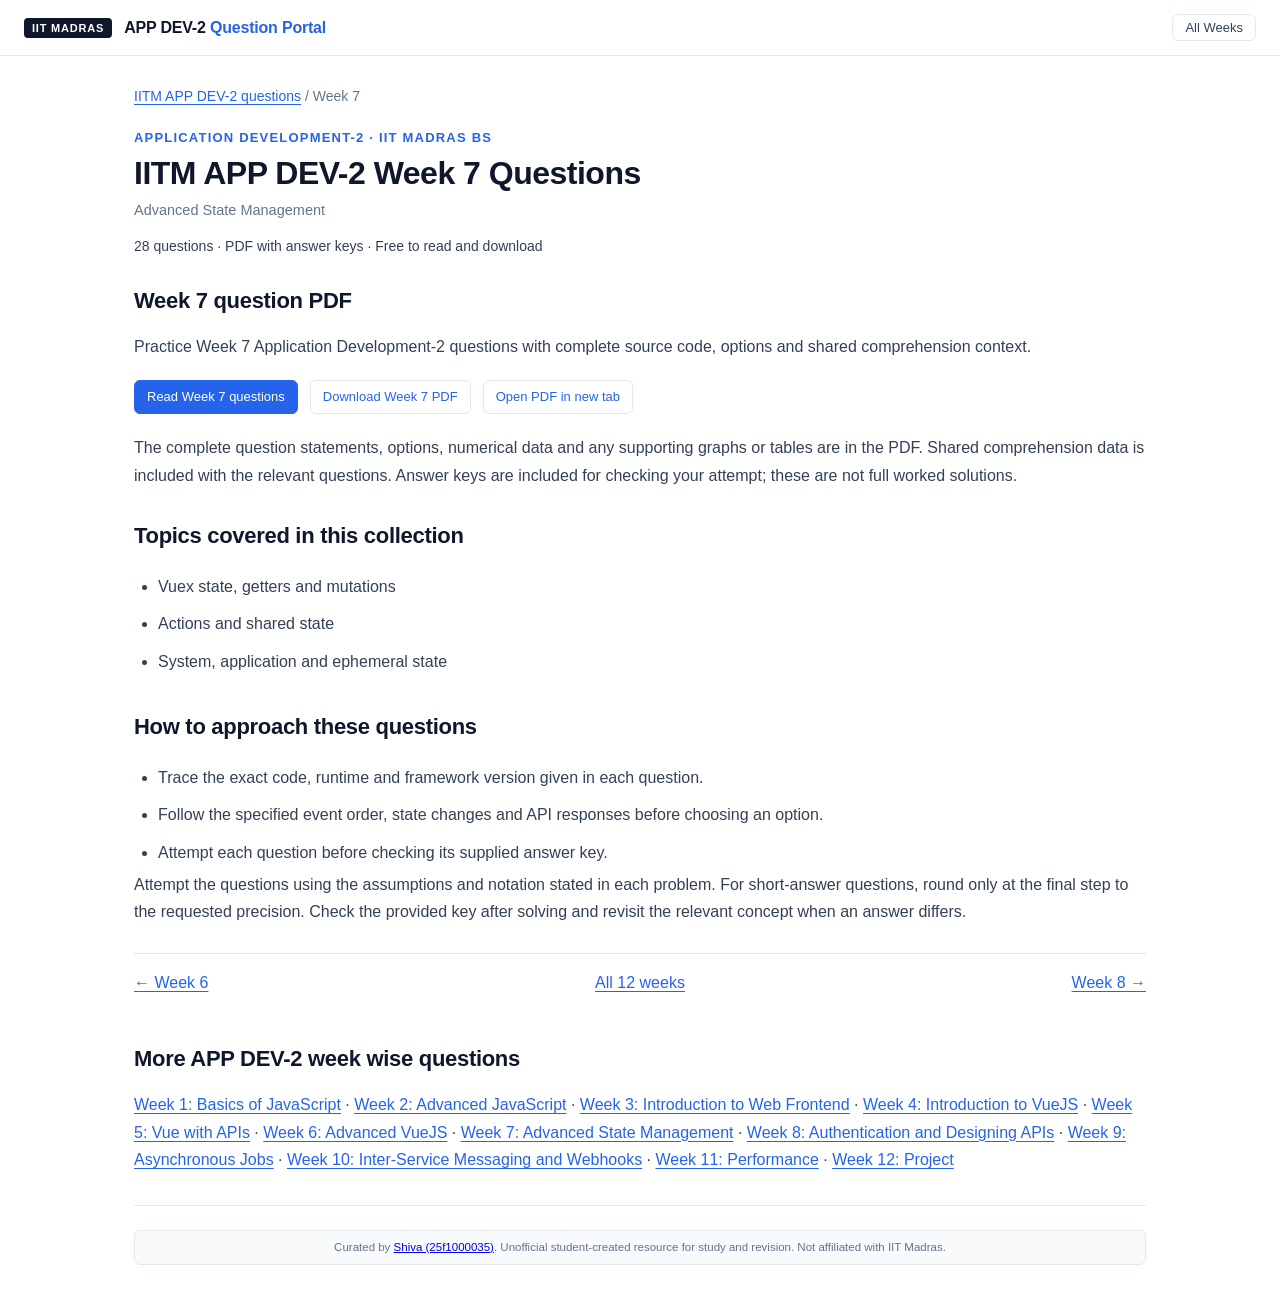
<file: week-7.html>
<!DOCTYPE html>
<html lang="en">
<head>
  <meta charset="UTF-8">
  <meta name="viewport" content="width=device-width, initial-scale=1.0">
  <title>IITM APP DEV-2 Week 7 Questions | Advanced State Management</title>
  <meta name="description" content="Practice IITM APP DEV-2 Week 7: Advanced State Management. Browse 28 numbered questions with answer keys, topic guidance and a downloadable Application Development-2 PDF.">
  <meta name="robots" content="index, follow, max-image-preview:large">
  <meta name="author" content="Shiva Yadav">
  <meta name="theme-color" content="#2563eb">
  <link rel="icon" href="assets/favicon.svg" type="image/svg+xml">
  <meta property="og:type" content="article">
  <meta property="og:locale" content="en_IN">
  <meta property="og:site_name" content="IITM APP DEV-2 Question Portal">
  <meta property="og:title" content="IITM APP DEV-2 Week 7 Questions | Advanced State Management">
  <meta property="og:description" content="Practice IITM APP DEV-2 Week 7: Advanced State Management. Browse 28 numbered questions with answer keys, topic guidance and a downloadable Application Development-2 PDF.">
  <meta property="og:image" content="assets/appdev2-social.svg">
  <meta property="og:image:width" content="1200">
  <meta property="og:image:height" content="630">
  <meta property="og:image:alt" content="IITM APP DEV-2 Week Wise Questions — Application Development-2, Weeks 1–12">
  <meta name="twitter:card" content="summary_large_image">
  <meta name="twitter:title" content="IITM APP DEV-2 Week 7 Questions | Advanced State Management">
  <meta name="twitter:description" content="Practice IITM APP DEV-2 Week 7: Advanced State Management. Browse 28 numbered questions with answer keys, topic guidance and a downloadable Application Development-2 PDF.">
  <meta name="twitter:image" content="assets/appdev2-social.svg">
  <meta name="twitter:image:alt" content="IITM APP DEV-2 Week Wise Questions — Application Development-2, Weeks 1–12">
  <link rel="stylesheet" href="styles.css?v=subjects-1">
  <script type="application/ld+json">
{
  "@context": "https://schema.org",
  "@graph": [
    {
      "@type": "LearningResource",
      "@id": "week-7.html#resource",
      "url": "week-7.html",
      "name": "IITM APP DEV-2 Week 7 Questions | Advanced State Management",
      "description": "Practice IITM APP DEV-2 Week 7: Advanced State Management. Browse 28 numbered questions with answer keys, topic guidance and a downloadable Application Development-2 PDF.",
      "inLanguage": "en",
      "learningResourceType": "Question bank",
      "educationalUse": "Practice and revision",
      "isAccessibleForFree": true,
      "about": [
        {
          "@type": "Thing",
          "name": "Vuex state, getters and mutations"
        },
        {
          "@type": "Thing",
          "name": "Actions and shared state"
        },
        {
          "@type": "Thing",
          "name": "System, application and ephemeral state"
        }
      ],
      "author": {
        "@type": "Person",
        "name": "Shiva Yadav"
      },
      "audience": {
        "@type": "EducationalAudience",
        "educationalRole": "student"
      },
      "encoding": {
        "@type": "MediaObject",
        "contentUrl": "output/pdf/Application_Development_2_week_7_QP.pdf",
        "encodingFormat": "application/pdf"
      }
    },
    {
      "@type": "BreadcrumbList",
      "itemListElement": [
        {
          "@type": "ListItem",
          "position": 1,
          "name": "IITM APP DEV-2 Week Wise Questions",
          "item": ""
        },
        {
          "@type": "ListItem",
          "position": 2,
          "name": "Week 7: Advanced State Management",
          "item": "week-7.html"
        }
      ]
    }
  ]
}
</script>
</head>
<body>
  <a class="skip-link" href="#week-content">Skip to week questions</a>
  <header class="top-header">
    <div class="brand-section"><span class="brand-badge">IIT Madras</span><div class="brand-title">APP DEV-2 <span>Question Portal</span></div></div>
    <a class="btn-minimal" href="index.html">All Weeks</a>
  </header>
  <main id="week-content" class="week-page">
    <nav class="breadcrumbs" aria-label="Breadcrumb"><a href="index.html">IITM APP DEV-2 questions</a> / Week 7</nav>
    <div class="gallery-header">
      <div class="gallery-eyebrow">Application Development-2 · IIT Madras BS</div>
      <h1 class="gallery-title">IITM APP DEV-2 Week 7 Questions</h1>
      <p class="gallery-subtitle">Advanced State Management</p>
      <p class="resource-meta">28 questions · PDF with answer keys · Free to read and download</p>
    </div>
    <section class="study-section" aria-labelledby="question-heading">
      <h2 id="question-heading">Week 7 question PDF</h2>
      <p>Practice Week 7 Application Development-2 questions with complete source code, options and shared comprehension context.</p>
      <div class="resource-actions">
        <a class="btn-primary" href="index.html?week=7">Read Week 7 questions</a>
        <a class="btn-minimal" href="output/pdf/Application_Development_2_week_7_QP.pdf" download>Download Week 7 PDF</a>
        <a class="btn-minimal" href="output/pdf/Application_Development_2_week_7_QP.pdf" target="_blank" rel="noopener">Open PDF in new tab</a>
      </div>
      <p>The complete question statements, options, numerical data and any supporting graphs or tables are in the PDF. Shared comprehension data is included with the relevant questions. Answer keys are included for checking your attempt; these are not full worked solutions.</p>
    </section>
    <section class="study-section" aria-labelledby="topics-heading">
      <h2 id="topics-heading">Topics covered in this collection</h2>
      <ul class="revision-list"><li>Vuex state, getters and mutations</li><li>Actions and shared state</li><li>System, application and ephemeral state</li></ul>
    </section>
    <section class="study-section" aria-labelledby="revision-heading">
      <h2 id="revision-heading">How to approach these questions</h2>
      <ul class="revision-list"><li>Trace the exact code, runtime and framework version given in each question.</li><li>Follow the specified event order, state changes and API responses before choosing an option.</li><li>Attempt each question before checking its supplied answer key.</li></ul>
      <p>Attempt the questions using the assumptions and notation stated in each problem. For short-answer questions, round only at the final step to the requested precision. Check the provided key after solving and revisit the relevant concept when an answer differs.</p>
    </section>
    <nav class="week-pagination" aria-label="Adjacent weeks"><a href="week-6.html">← Week 6</a><a href="index.html">All 12 weeks</a><a href="week-8.html">Week 8 →</a></nav>
    <nav class="study-section" aria-label="All week topic guides"><h2>More APP DEV-2 week wise questions</h2><p><a href="week-1.html">Week 1: Basics of JavaScript</a> · <a href="week-2.html">Week 2: Advanced JavaScript</a> · <a href="week-3.html">Week 3: Introduction to Web Frontend</a> · <a href="week-4.html">Week 4: Introduction to VueJS</a> · <a href="week-5.html">Week 5: Vue with APIs</a> · <a href="week-6.html">Week 6: Advanced VueJS</a> · <a href="week-7.html">Week 7: Advanced State Management</a> · <a href="week-8.html">Week 8: Authentication and Designing APIs</a> · <a href="week-9.html">Week 9: Asynchronous Jobs</a> · <a href="week-10.html">Week 10: Inter-Service Messaging and Webhooks</a> · <a href="week-11.html">Week 11: Performance</a> · <a href="week-12.html">Week 12: Project</a></p></nav>
    <footer class="gallery-footer">
      <p class="footer-disclaimer-text">Curated by <a href="https://shiva-yadav-ds.vercel.app/" rel="noopener">Shiva (25f1000035)</a>. Unofficial student-created resource for study and revision. Not affiliated with IIT Madras.</p>
    </footer>
  </main>
</body>
</html>
</file>
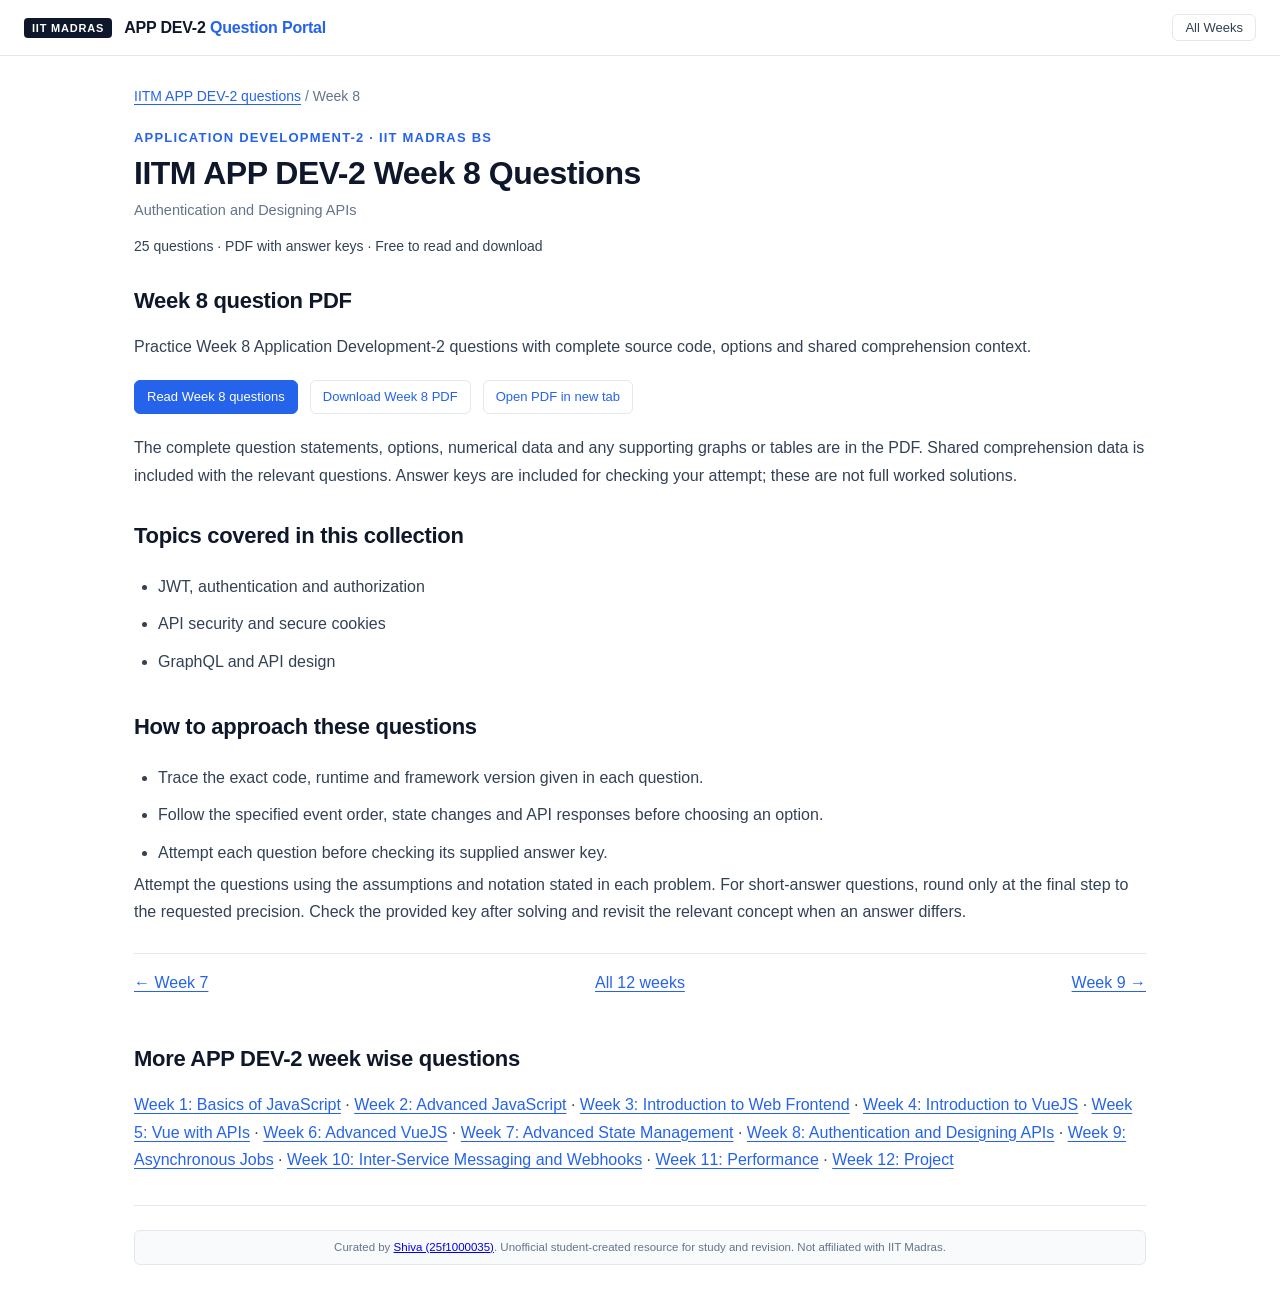
<file: week-8.html>
<!DOCTYPE html>
<html lang="en">
<head>
  <meta charset="UTF-8">
  <meta name="viewport" content="width=device-width, initial-scale=1.0">
  <title>IITM APP DEV-2 Week 8 Questions | Authentication and Designing APIs</title>
  <meta name="description" content="Practice IITM APP DEV-2 Week 8: Authentication and Designing APIs. Browse 25 numbered questions with answer keys, topic guidance and a downloadable Application Development-2 PDF.">
  <meta name="robots" content="index, follow, max-image-preview:large">
  <meta name="author" content="Shiva Yadav">
  <meta name="theme-color" content="#2563eb">
  <link rel="icon" href="assets/favicon.svg" type="image/svg+xml">
  <meta property="og:type" content="article">
  <meta property="og:locale" content="en_IN">
  <meta property="og:site_name" content="IITM APP DEV-2 Question Portal">
  <meta property="og:title" content="IITM APP DEV-2 Week 8 Questions | Authentication and Designing APIs">
  <meta property="og:description" content="Practice IITM APP DEV-2 Week 8: Authentication and Designing APIs. Browse 25 numbered questions with answer keys, topic guidance and a downloadable Application Development-2 PDF.">
  <meta property="og:image" content="assets/appdev2-social.svg">
  <meta property="og:image:width" content="1200">
  <meta property="og:image:height" content="630">
  <meta property="og:image:alt" content="IITM APP DEV-2 Week Wise Questions — Application Development-2, Weeks 1–12">
  <meta name="twitter:card" content="summary_large_image">
  <meta name="twitter:title" content="IITM APP DEV-2 Week 8 Questions | Authentication and Designing APIs">
  <meta name="twitter:description" content="Practice IITM APP DEV-2 Week 8: Authentication and Designing APIs. Browse 25 numbered questions with answer keys, topic guidance and a downloadable Application Development-2 PDF.">
  <meta name="twitter:image" content="assets/appdev2-social.svg">
  <meta name="twitter:image:alt" content="IITM APP DEV-2 Week Wise Questions — Application Development-2, Weeks 1–12">
  <link rel="stylesheet" href="styles.css?v=subjects-1">
  <script type="application/ld+json">
{
  "@context": "https://schema.org",
  "@graph": [
    {
      "@type": "LearningResource",
      "@id": "week-8.html#resource",
      "url": "week-8.html",
      "name": "IITM APP DEV-2 Week 8 Questions | Authentication and Designing APIs",
      "description": "Practice IITM APP DEV-2 Week 8: Authentication and Designing APIs. Browse 25 numbered questions with answer keys, topic guidance and a downloadable Application Development-2 PDF.",
      "inLanguage": "en",
      "learningResourceType": "Question bank",
      "educationalUse": "Practice and revision",
      "isAccessibleForFree": true,
      "about": [
        {
          "@type": "Thing",
          "name": "JWT, authentication and authorization"
        },
        {
          "@type": "Thing",
          "name": "API security and secure cookies"
        },
        {
          "@type": "Thing",
          "name": "GraphQL and API design"
        }
      ],
      "author": {
        "@type": "Person",
        "name": "Shiva Yadav"
      },
      "audience": {
        "@type": "EducationalAudience",
        "educationalRole": "student"
      },
      "encoding": {
        "@type": "MediaObject",
        "contentUrl": "output/pdf/Application_Development_2_week_8_QP.pdf",
        "encodingFormat": "application/pdf"
      }
    },
    {
      "@type": "BreadcrumbList",
      "itemListElement": [
        {
          "@type": "ListItem",
          "position": 1,
          "name": "IITM APP DEV-2 Week Wise Questions",
          "item": ""
        },
        {
          "@type": "ListItem",
          "position": 2,
          "name": "Week 8: Authentication and Designing APIs",
          "item": "week-8.html"
        }
      ]
    }
  ]
}
</script>
</head>
<body>
  <a class="skip-link" href="#week-content">Skip to week questions</a>
  <header class="top-header">
    <div class="brand-section"><span class="brand-badge">IIT Madras</span><div class="brand-title">APP DEV-2 <span>Question Portal</span></div></div>
    <a class="btn-minimal" href="index.html">All Weeks</a>
  </header>
  <main id="week-content" class="week-page">
    <nav class="breadcrumbs" aria-label="Breadcrumb"><a href="index.html">IITM APP DEV-2 questions</a> / Week 8</nav>
    <div class="gallery-header">
      <div class="gallery-eyebrow">Application Development-2 · IIT Madras BS</div>
      <h1 class="gallery-title">IITM APP DEV-2 Week 8 Questions</h1>
      <p class="gallery-subtitle">Authentication and Designing APIs</p>
      <p class="resource-meta">25 questions · PDF with answer keys · Free to read and download</p>
    </div>
    <section class="study-section" aria-labelledby="question-heading">
      <h2 id="question-heading">Week 8 question PDF</h2>
      <p>Practice Week 8 Application Development-2 questions with complete source code, options and shared comprehension context.</p>
      <div class="resource-actions">
        <a class="btn-primary" href="index.html?week=8">Read Week 8 questions</a>
        <a class="btn-minimal" href="output/pdf/Application_Development_2_week_8_QP.pdf" download>Download Week 8 PDF</a>
        <a class="btn-minimal" href="output/pdf/Application_Development_2_week_8_QP.pdf" target="_blank" rel="noopener">Open PDF in new tab</a>
      </div>
      <p>The complete question statements, options, numerical data and any supporting graphs or tables are in the PDF. Shared comprehension data is included with the relevant questions. Answer keys are included for checking your attempt; these are not full worked solutions.</p>
    </section>
    <section class="study-section" aria-labelledby="topics-heading">
      <h2 id="topics-heading">Topics covered in this collection</h2>
      <ul class="revision-list"><li>JWT, authentication and authorization</li><li>API security and secure cookies</li><li>GraphQL and API design</li></ul>
    </section>
    <section class="study-section" aria-labelledby="revision-heading">
      <h2 id="revision-heading">How to approach these questions</h2>
      <ul class="revision-list"><li>Trace the exact code, runtime and framework version given in each question.</li><li>Follow the specified event order, state changes and API responses before choosing an option.</li><li>Attempt each question before checking its supplied answer key.</li></ul>
      <p>Attempt the questions using the assumptions and notation stated in each problem. For short-answer questions, round only at the final step to the requested precision. Check the provided key after solving and revisit the relevant concept when an answer differs.</p>
    </section>
    <nav class="week-pagination" aria-label="Adjacent weeks"><a href="week-7.html">← Week 7</a><a href="index.html">All 12 weeks</a><a href="week-9.html">Week 9 →</a></nav>
    <nav class="study-section" aria-label="All week topic guides"><h2>More APP DEV-2 week wise questions</h2><p><a href="week-1.html">Week 1: Basics of JavaScript</a> · <a href="week-2.html">Week 2: Advanced JavaScript</a> · <a href="week-3.html">Week 3: Introduction to Web Frontend</a> · <a href="week-4.html">Week 4: Introduction to VueJS</a> · <a href="week-5.html">Week 5: Vue with APIs</a> · <a href="week-6.html">Week 6: Advanced VueJS</a> · <a href="week-7.html">Week 7: Advanced State Management</a> · <a href="week-8.html">Week 8: Authentication and Designing APIs</a> · <a href="week-9.html">Week 9: Asynchronous Jobs</a> · <a href="week-10.html">Week 10: Inter-Service Messaging and Webhooks</a> · <a href="week-11.html">Week 11: Performance</a> · <a href="week-12.html">Week 12: Project</a></p></nav>
    <footer class="gallery-footer">
      <p class="footer-disclaimer-text">Curated by <a href="https://shiva-yadav-ds.vercel.app/" rel="noopener">Shiva (25f1000035)</a>. Unofficial student-created resource for study and revision. Not affiliated with IIT Madras.</p>
    </footer>
  </main>
</body>
</html>
</file>
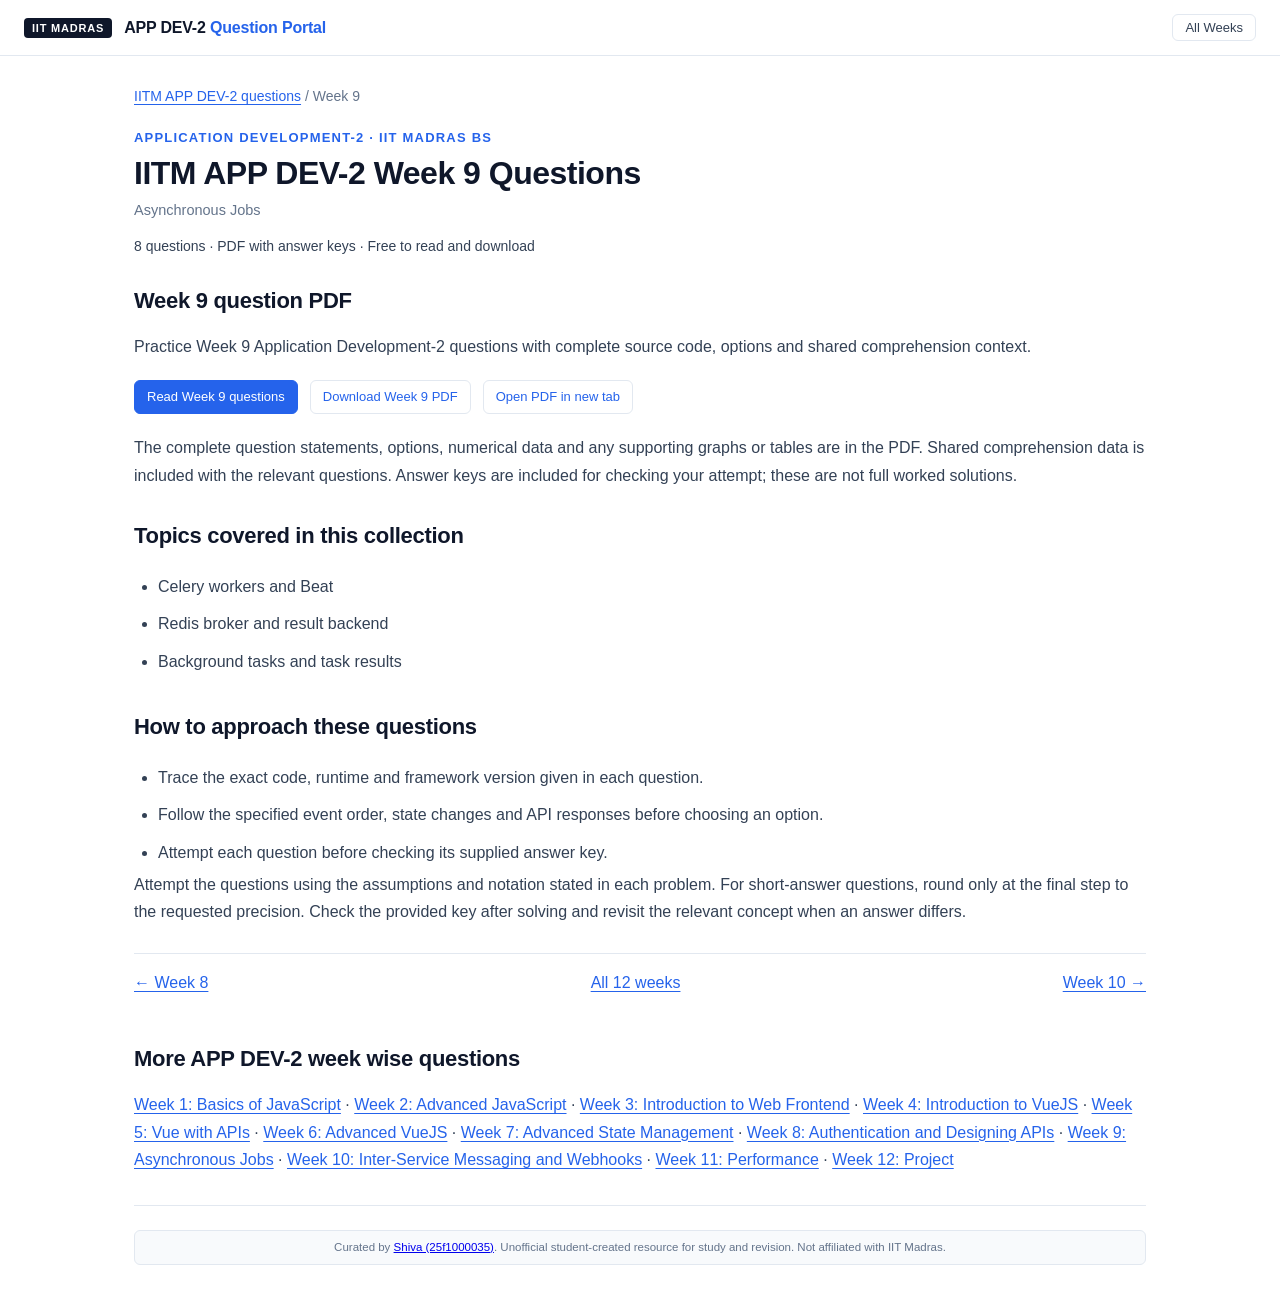
<file: week-9.html>
<!DOCTYPE html>
<html lang="en">
<head>
  <meta charset="UTF-8">
  <meta name="viewport" content="width=device-width, initial-scale=1.0">
  <title>IITM APP DEV-2 Week 9 Questions | Asynchronous Jobs</title>
  <meta name="description" content="Practice IITM APP DEV-2 Week 9: Asynchronous Jobs. Browse 8 numbered questions with answer keys, topic guidance and a downloadable Application Development-2 PDF.">
  <meta name="robots" content="index, follow, max-image-preview:large">
  <meta name="author" content="Shiva Yadav">
  <meta name="theme-color" content="#2563eb">
  <link rel="icon" href="assets/favicon.svg" type="image/svg+xml">
  <meta property="og:type" content="article">
  <meta property="og:locale" content="en_IN">
  <meta property="og:site_name" content="IITM APP DEV-2 Question Portal">
  <meta property="og:title" content="IITM APP DEV-2 Week 9 Questions | Asynchronous Jobs">
  <meta property="og:description" content="Practice IITM APP DEV-2 Week 9: Asynchronous Jobs. Browse 8 numbered questions with answer keys, topic guidance and a downloadable Application Development-2 PDF.">
  <meta property="og:image" content="assets/appdev2-social.svg">
  <meta property="og:image:width" content="1200">
  <meta property="og:image:height" content="630">
  <meta property="og:image:alt" content="IITM APP DEV-2 Week Wise Questions — Application Development-2, Weeks 1–12">
  <meta name="twitter:card" content="summary_large_image">
  <meta name="twitter:title" content="IITM APP DEV-2 Week 9 Questions | Asynchronous Jobs">
  <meta name="twitter:description" content="Practice IITM APP DEV-2 Week 9: Asynchronous Jobs. Browse 8 numbered questions with answer keys, topic guidance and a downloadable Application Development-2 PDF.">
  <meta name="twitter:image" content="assets/appdev2-social.svg">
  <meta name="twitter:image:alt" content="IITM APP DEV-2 Week Wise Questions — Application Development-2, Weeks 1–12">
  <link rel="stylesheet" href="styles.css?v=subjects-1">
  <script type="application/ld+json">
{
  "@context": "https://schema.org",
  "@graph": [
    {
      "@type": "LearningResource",
      "@id": "week-9.html#resource",
      "url": "week-9.html",
      "name": "IITM APP DEV-2 Week 9 Questions | Asynchronous Jobs",
      "description": "Practice IITM APP DEV-2 Week 9: Asynchronous Jobs. Browse 8 numbered questions with answer keys, topic guidance and a downloadable Application Development-2 PDF.",
      "inLanguage": "en",
      "learningResourceType": "Question bank",
      "educationalUse": "Practice and revision",
      "isAccessibleForFree": true,
      "about": [
        {
          "@type": "Thing",
          "name": "Celery workers and Beat"
        },
        {
          "@type": "Thing",
          "name": "Redis broker and result backend"
        },
        {
          "@type": "Thing",
          "name": "Background tasks and task results"
        }
      ],
      "author": {
        "@type": "Person",
        "name": "Shiva Yadav"
      },
      "audience": {
        "@type": "EducationalAudience",
        "educationalRole": "student"
      },
      "encoding": {
        "@type": "MediaObject",
        "contentUrl": "output/pdf/Application_Development_2_week_9_QP.pdf",
        "encodingFormat": "application/pdf"
      }
    },
    {
      "@type": "BreadcrumbList",
      "itemListElement": [
        {
          "@type": "ListItem",
          "position": 1,
          "name": "IITM APP DEV-2 Week Wise Questions",
          "item": ""
        },
        {
          "@type": "ListItem",
          "position": 2,
          "name": "Week 9: Asynchronous Jobs",
          "item": "week-9.html"
        }
      ]
    }
  ]
}
</script>
</head>
<body>
  <a class="skip-link" href="#week-content">Skip to week questions</a>
  <header class="top-header">
    <div class="brand-section"><span class="brand-badge">IIT Madras</span><div class="brand-title">APP DEV-2 <span>Question Portal</span></div></div>
    <a class="btn-minimal" href="index.html">All Weeks</a>
  </header>
  <main id="week-content" class="week-page">
    <nav class="breadcrumbs" aria-label="Breadcrumb"><a href="index.html">IITM APP DEV-2 questions</a> / Week 9</nav>
    <div class="gallery-header">
      <div class="gallery-eyebrow">Application Development-2 · IIT Madras BS</div>
      <h1 class="gallery-title">IITM APP DEV-2 Week 9 Questions</h1>
      <p class="gallery-subtitle">Asynchronous Jobs</p>
      <p class="resource-meta">8 questions · PDF with answer keys · Free to read and download</p>
    </div>
    <section class="study-section" aria-labelledby="question-heading">
      <h2 id="question-heading">Week 9 question PDF</h2>
      <p>Practice Week 9 Application Development-2 questions with complete source code, options and shared comprehension context.</p>
      <div class="resource-actions">
        <a class="btn-primary" href="index.html?week=9">Read Week 9 questions</a>
        <a class="btn-minimal" href="output/pdf/Application_Development_2_week_9_QP.pdf" download>Download Week 9 PDF</a>
        <a class="btn-minimal" href="output/pdf/Application_Development_2_week_9_QP.pdf" target="_blank" rel="noopener">Open PDF in new tab</a>
      </div>
      <p>The complete question statements, options, numerical data and any supporting graphs or tables are in the PDF. Shared comprehension data is included with the relevant questions. Answer keys are included for checking your attempt; these are not full worked solutions.</p>
    </section>
    <section class="study-section" aria-labelledby="topics-heading">
      <h2 id="topics-heading">Topics covered in this collection</h2>
      <ul class="revision-list"><li>Celery workers and Beat</li><li>Redis broker and result backend</li><li>Background tasks and task results</li></ul>
    </section>
    <section class="study-section" aria-labelledby="revision-heading">
      <h2 id="revision-heading">How to approach these questions</h2>
      <ul class="revision-list"><li>Trace the exact code, runtime and framework version given in each question.</li><li>Follow the specified event order, state changes and API responses before choosing an option.</li><li>Attempt each question before checking its supplied answer key.</li></ul>
      <p>Attempt the questions using the assumptions and notation stated in each problem. For short-answer questions, round only at the final step to the requested precision. Check the provided key after solving and revisit the relevant concept when an answer differs.</p>
    </section>
    <nav class="week-pagination" aria-label="Adjacent weeks"><a href="week-8.html">← Week 8</a><a href="index.html">All 12 weeks</a><a href="week-10.html">Week 10 →</a></nav>
    <nav class="study-section" aria-label="All week topic guides"><h2>More APP DEV-2 week wise questions</h2><p><a href="week-1.html">Week 1: Basics of JavaScript</a> · <a href="week-2.html">Week 2: Advanced JavaScript</a> · <a href="week-3.html">Week 3: Introduction to Web Frontend</a> · <a href="week-4.html">Week 4: Introduction to VueJS</a> · <a href="week-5.html">Week 5: Vue with APIs</a> · <a href="week-6.html">Week 6: Advanced VueJS</a> · <a href="week-7.html">Week 7: Advanced State Management</a> · <a href="week-8.html">Week 8: Authentication and Designing APIs</a> · <a href="week-9.html">Week 9: Asynchronous Jobs</a> · <a href="week-10.html">Week 10: Inter-Service Messaging and Webhooks</a> · <a href="week-11.html">Week 11: Performance</a> · <a href="week-12.html">Week 12: Project</a></p></nav>
    <footer class="gallery-footer">
      <p class="footer-disclaimer-text">Curated by <a href="https://shiva-yadav-ds.vercel.app/" rel="noopener">Shiva (25f1000035)</a>. Unofficial student-created resource for study and revision. Not affiliated with IIT Madras.</p>
    </footer>
  </main>
</body>
</html>
</file>
<file: styles.css>
/* ==========================================================================
   IIT Madras BS Degree — APP DEV-2 Week-wise Question Portal
   Strict 2-3 Professional Academic Palette:
   - Surface: Pure White (#ffffff) & Subtle Off-White (#f8fafc)
   - Slate Navy / Text: #0f172a, #334155, #64748b
   - Academic Blue Accent: #2563eb, #1d4ed8
   - Borders: #e2e8f0
   ========================================================================== */

:root {
  --bg-main: #ffffff;
  --bg-subtle: #f8fafc;
  --bg-card: #ffffff;
  --border-color: #e2e8f0;
  --border-hover: #cbd5e1;
  
  --text-primary: #0f172a;
  --text-secondary: #334155;
  --text-muted: #64748b;
  
  --accent-blue: #2563eb;
  --accent-blue-hover: #1d4ed8;
  --accent-blue-light: #eff6ff;
  
  --sidebar-width: 220px;
  --rail-width: 48px;
  --header-height: 56px;
  --pdf-toolbar-height: 42px;
  --transition-speed: 0.22s;
  --transition-curve: cubic-bezier(0.4, 0, 0.2, 1);
}

* {
  box-sizing: border-box;
  margin: 0;
  padding: 0;
}

body {
  font-family: -apple-system, BlinkMacSystemFont, "Segoe UI", Roboto, Helvetica, Arial, sans-serif;
  background-color: var(--bg-main);
  color: var(--text-primary);
  min-height: 100vh;
  overflow-x: hidden;
  display: flex;
  flex-direction: column;
}

/* ==========================================================================
   Top Header (Shown in Central Overview; Hidden when PDF is Active)
   ========================================================================== */
.top-header {
  height: var(--header-height);
  background-color: #ffffff;
  border-bottom: 1px solid var(--border-color);
  display: flex;
  align-items: center;
  justify-content: space-between;
  padding: 0 24px;
  z-index: 50;
  flex-shrink: 0;
}

/* Reclaim vertical screen space: when PDF is open, hide main top header */
body.pdf-active .top-header {
  display: none !important;
}

.brand-section {
  display: flex;
  align-items: center;
  gap: 12px;
}

.brand-badge {
  background-color: var(--text-primary);
  color: #ffffff;
  font-size: 11px;
  font-weight: 700;
  letter-spacing: 0.8px;
  padding: 4px 8px;
  border-radius: 4px;
  text-transform: uppercase;
}

.brand-title {
  font-size: 16px;
  font-weight: 600;
  color: var(--text-primary);
  letter-spacing: -0.2px;
}

.brand-title span {
  color: var(--accent-blue);
}

.header-actions {
  display: flex;
  align-items: center;
  gap: 10px;
}

.btn-minimal {
  background-color: transparent;
  color: var(--text-secondary);
  border: 1px solid var(--border-color);
  padding: 5px 12px;
  font-size: 13px;
  font-weight: 500;
  border-radius: 6px;
  cursor: pointer;
  display: inline-flex;
  align-items: center;
  gap: 6px;
  transition: all 0.15s ease;
}

.btn-minimal:hover {
  background-color: var(--bg-subtle);
  border-color: var(--border-hover);
  color: var(--text-primary);
}

.btn-primary {
  background-color: var(--accent-blue);
  color: #ffffff;
  border: 1px solid var(--accent-blue);
  padding: 5px 12px;
  font-size: 13px;
  font-weight: 500;
  border-radius: 6px;
  cursor: pointer;
  display: inline-flex;
  align-items: center;
  gap: 6px;
  transition: all 0.15s ease;
}

.btn-primary:hover {
  background-color: var(--accent-blue-hover);
}

.student-tag {
  font-size: 12px;
  color: var(--text-muted);
  font-family: ui-monospace, SFMono-Regular, Menlo, Monaco, Consolas, monospace;
  background-color: var(--bg-subtle);
  padding: 4px 10px;
  border-radius: 4px;
  border: 1px solid var(--border-color);
}

/* ==========================================================================
   Main Application Viewport
   ========================================================================== */
.app-viewport {
  flex: 1;
  position: relative;
  overflow: visible;
  display: flex;
  background-color: #ffffff;
}

/* ==========================================================================
   Mode 1: Central Gallery View
   ========================================================================== */
.center-gallery-view {
  width: 100%;
  min-height: calc(100vh - var(--header-height));
  overflow: visible;
  padding: 32px 24px 80px;
  display: flex;
  flex-direction: column;
  align-items: center;
  transition: opacity var(--transition-speed) var(--transition-curve);
}

.gallery-container {
  width: 100%;
  max-width: 1140px;
}

.gallery-header {
  text-align: center;
  margin-bottom: 16px;
}

.gallery-eyebrow {
  font-size: 13px;
  font-weight: 700;
  color: var(--accent-blue);
  letter-spacing: 1.2px;
  text-transform: uppercase;
  margin-bottom: 10px;
}

.gallery-title {
  font-size: 32px;
  font-weight: 700;
  color: var(--text-primary);
  margin-bottom: 8px;
  letter-spacing: -0.5px;
}

.gallery-subtitle {
  font-size: 14.5px;
  color: var(--text-muted);
  max-width: 620px;
  margin: 0 auto;
  line-height: 1.5;
}

/* 6 Left, 6 Right List Layout on Desktop - Expanded Width & Height */
.weeks-grid {
  display: grid;
  grid-template-columns: repeat(2, 1fr);
  grid-template-rows: repeat(6, auto);
  grid-auto-flow: column;
  gap: 10px 28px;
  max-width: 1060px;
  margin: 0 auto;
}

.week-card {
  background-color: #ffffff;
  border: 1px solid var(--border-color);
  border-radius: 10px;
  padding: 14px 24px;
  cursor: pointer;
  display: flex;
  flex-direction: row;
  justify-content: space-between;
  align-items: center;
  transition: all 0.18s ease;
  min-height: 58px;
}

/* Compact cross-subject carousel inside the hero. */
.subject-strip {
  width: min(1060px, 100%);
  margin: 0 auto 16px;
  display: grid;
  grid-template-columns: 34px minmax(0, 1fr) 34px;
  align-items: center;
  gap: 8px;
}

.subject-links {
  display: flex;
  gap: 9px;
  overflow-x: auto;
  scroll-behavior: smooth;
  scroll-snap-type: x proximity;
  scrollbar-width: none;
  overscroll-behavior-inline: contain;
  padding: 2px;
}

.subject-links::-webkit-scrollbar {
  display: none;
}

.subject-link {
  flex: 0 0 auto;
  min-width: max-content;
  height: 42px;
  padding: 0 12px 0 7px;
  display: inline-flex;
  align-items: center;
  gap: 8px;
  border: 1px solid var(--border-color);
  border-radius: 9px;
  color: var(--text-secondary);
  background: var(--bg-subtle);
  font-size: 12.5px;
  font-weight: 600;
  text-decoration: none;
  scroll-snap-align: start;
  transition: border-color .16s ease, color .16s ease, background-color .16s ease;
}

.subject-link:hover {
  border-color: var(--accent-blue);
  color: var(--accent-blue-hover);
  background: var(--accent-blue-light);
}

.subject-icon {
  width: 28px;
  height: 28px;
  display: inline-flex;
  align-items: center;
  justify-content: center;
  border-radius: 7px;
  background: #ffffff;
  border: 1px solid var(--border-color);
  color: var(--accent-blue);
  font-size: 9px;
  font-weight: 800;
  letter-spacing: .2px;
}

.subject-external {
  color: var(--text-muted);
  font-size: 13px;
}

.subject-scroll-btn {
  width: 34px;
  height: 34px;
  display: inline-flex;
  align-items: center;
  justify-content: center;
  border: 1px solid var(--border-color);
  border-radius: 8px;
  background: #ffffff;
  color: var(--text-secondary);
  cursor: pointer;
  transition: border-color .16s ease, color .16s ease, background-color .16s ease;
}

.subject-scroll-btn:hover {
  border-color: var(--accent-blue);
  color: var(--accent-blue);
  background: var(--accent-blue-light);
}

.week-card:hover {
  border-color: var(--accent-blue);
  background-color: #f8faff;
  box-shadow: 0 4px 16px rgba(37, 99, 235, 0.09);
  transform: translateY(-1px);
}

.week-card-left {
  display: flex;
  align-items: center;
  gap: 16px;
}

.week-index {
  font-size: 12.5px;
  font-weight: 700;
  color: var(--accent-blue);
  background-color: var(--accent-blue-light);
  padding: 5px 10px;
  border-radius: 6px;
  letter-spacing: 0.5px;
  min-width: 32px;
  text-align: center;
}

.week-label {
  font-size: 17px;
  font-weight: 600;
  color: var(--text-primary);
  letter-spacing: -0.3px;
  transition: color 0.15s ease;
}

.week-card:hover .week-label {
  color: var(--accent-blue);
}

.week-card-right {
  display: flex;
  align-items: center;
  gap: 12px;
}

.card-format-tag {
  font-size: 11.5px;
  font-weight: 600;
  color: var(--text-muted);
  background-color: var(--bg-subtle);
  border: 1px solid var(--border-color);
  padding: 3px 8px;
  border-radius: 5px;
  letter-spacing: 0.5px;
}

.week-open-arrow {
  color: var(--text-muted);
  display: inline-flex;
  align-items: center;
  transition: all 0.18s ease;
}

.week-open-arrow svg {
  width: 17px;
  height: 17px;
}

.week-card:hover .week-open-arrow {
  color: var(--accent-blue);
  transform: translateX(3px);
}

/* Footer & Disclaimer */
.gallery-footer {
  border-top: 1px solid var(--border-color);
  padding-top: 24px;
  margin-top: 32px;
  display: flex;
  flex-direction: column;
  gap: 14px;
}

.footer-profile-row {
  display: flex;
  justify-content: space-between;
  align-items: center;
  flex-wrap: wrap;
  gap: 12px;
}

.footer-author-badge {
  font-size: 12.5px;
  font-weight: 600;
  color: var(--text-secondary);
  background-color: var(--bg-subtle);
  border: 1px solid var(--border-color);
  padding: 6px 14px;
  border-radius: 6px;
}

.footer-social-links {
  display: flex;
  align-items: center;
  gap: 8px;
  flex-wrap: wrap;
}

.footer-social-btn {
  display: inline-flex;
  align-items: center;
  gap: 6px;
  font-size: 12px;
  font-weight: 500;
  color: var(--text-secondary);
  text-decoration: none;
  background-color: #ffffff;
  border: 1px solid var(--border-color);
  padding: 6px 12px;
  border-radius: 6px;
  transition: all 0.15s ease;
}

.footer-social-btn:hover {
  border-color: var(--accent-blue);
  color: var(--accent-blue);
  background-color: var(--accent-blue-light);
}

.footer-disclaimer-text {
  font-size: 11.5px;
  color: var(--text-muted);
  line-height: 1.5;
  background-color: var(--bg-subtle);
  border: 1px solid var(--border-color);
  padding: 8px 14px;
  border-radius: 6px;
  text-align: center;
}

.footer-disclaimer-text strong {
  color: var(--text-secondary);
}

/* ==========================================================================
   Gallery Hero (Full viewport so footer is reached via scroll)
   ========================================================================== */
.gallery-hero {
  min-height: calc(100vh - var(--header-height) - 80px);
  display: flex;
  flex-direction: column;
  justify-content: center;
  padding: 10px 0 20px;
}

/* ==========================================================================
   Footer Scholar Hub Bar (Theme Blue / Slate Palette, No Green)
   ========================================================================== */
.footer-scholar-bar {
  display: flex;
  align-items: center;
  justify-content: space-between;
  flex-wrap: wrap;
  gap: 12px;
  background-color: var(--bg-subtle);
  border: 1px solid var(--border-color);
  border-radius: 8px;
  padding: 11px 16px;
  text-decoration: none;
  cursor: pointer;
  transition: all 0.18s ease;
}

.footer-scholar-bar:hover {
  border-color: var(--accent-blue);
  background-color: #f8faff;
  box-shadow: 0 4px 14px rgba(37, 99, 235, 0.08);
  transform: translateY(-1px);
}

.footer-scholar-left {
  display: flex;
  align-items: center;
  gap: 10px;
  flex-wrap: wrap;
}

.footer-scholar-brand {
  display: inline-flex;
  align-items: center;
  gap: 6px;
  font-size: 12.5px;
  font-weight: 600;
  color: var(--accent-blue);
  transition: color 0.15s ease;
}

.footer-scholar-bar:hover .footer-scholar-brand {
  color: var(--accent-blue-hover);
}

.footer-scholar-desc {
  font-size: 11.5px;
  color: var(--text-muted);
  transition: color 0.15s ease;
}

.footer-scholar-bar:hover .footer-scholar-desc {
  color: var(--text-secondary);
}

.footer-scholar-square-btn {
  display: inline-flex;
  align-items: center;
  justify-content: center;
  width: 32px;
  height: 32px;
  background-color: #ffffff;
  border: 1px solid var(--border-color);
  border-radius: 6px;
  color: var(--text-muted);
  transition: all 0.18s ease;
  flex-shrink: 0;
}

.footer-scholar-bar:hover .footer-scholar-square-btn {
  border-color: var(--accent-blue);
  color: var(--accent-blue);
  background-color: var(--accent-blue-light);
  transform: translate(1px, -1px);
}

/* ==========================================================================
   Mode 2: Split View Mode (Slide to Left, PDF to Right)
   ========================================================================== */
.split-view {
  width: 100%;
  height: 100vh;
  display: none;
  position: fixed;
  top: 0;
  left: 0;
  z-index: 100;
}

.app-viewport.state-split .center-gallery-view {
  display: none;
}

.app-viewport.state-split .split-view {
  display: flex;
}

/* ==========================================================================
   Left Drawer / Sidebar
   ========================================================================== */
.left-drawer {
  width: var(--sidebar-width);
  height: 100%;
  background-color: #ffffff;
  border-right: 1px solid var(--border-color);
  display: flex;
  flex-direction: column;
  position: relative;
  z-index: 20;
  transition: width var(--transition-speed) var(--transition-curve);
  flex-shrink: 0;
}

.drawer-header {
  padding: 0 12px;
  height: var(--pdf-toolbar-height);
  border-bottom: 1px solid var(--border-color);
  display: flex;
  justify-content: space-between;
  align-items: center;
  background-color: var(--bg-subtle);
  flex-shrink: 0;
}

.drawer-header-title {
  font-size: 13px;
  font-weight: 700;
  color: var(--text-primary);
  display: flex;
  align-items: center;
  gap: 6px;
}

.drawer-header-actions {
  display: flex;
  align-items: center;
  gap: 6px;
}

.btn-icon {
  background: #ffffff;
  border: 1px solid var(--border-color);
  color: var(--text-secondary);
  width: 28px;
  height: 28px;
  border-radius: 4px;
  cursor: pointer;
  display: inline-flex;
  align-items: center;
  justify-content: center;
  transition: all 0.15s ease;
}

.btn-icon:hover {
  background-color: #ffffff;
  border-color: var(--border-hover);
  color: var(--text-primary);
}

.drawer-content {
  flex: 1;
  overflow-y: auto;
  padding: 10px;
}

.drawer-weeks-list {
  display: flex;
  flex-direction: column;
  gap: 6px;
}

.week-nav-btn {
  width: 100%;
  text-align: left;
  background-color: #ffffff;
  border: 1px solid var(--border-color);
  border-radius: 6px;
  padding: 9px 12px;
  font-size: 13px;
  font-weight: 600;
  color: var(--text-secondary);
  cursor: pointer;
  display: flex;
  align-items: center;
  justify-content: space-between;
  transition: all 0.15s ease;
}

.week-nav-btn:hover {
  border-color: var(--accent-blue);
  color: var(--accent-blue);
  background-color: var(--accent-blue-light);
}

.week-nav-btn.active {
  background-color: var(--accent-blue);
  color: #ffffff;
  border-color: var(--accent-blue);
}

.week-nav-btn.active .week-nav-arrow {
  color: #ffffff;
}

.week-nav-arrow {
  font-size: 12px;
  color: var(--text-muted);
}

/* ==========================================================================
   Collapsed State (Slim 5-space rail)
   ========================================================================== */
.left-drawer.collapsed {
  width: var(--rail-width);
}

.left-drawer.collapsed .drawer-header,
.left-drawer.collapsed .drawer-content {
  display: none !important;
}

.collapsed-rail-items {
  display: none;
  flex-direction: column;
  align-items: center;
  gap: 6px;
  padding-top: 8px;
  height: 100%;
}

.left-drawer.collapsed .collapsed-rail-items {
  display: flex;
}

.rail-btn {
  width: 34px;
  height: 34px;
  border-radius: 6px;
  border: 1px solid var(--border-color);
  background-color: var(--bg-subtle);
  color: var(--text-secondary);
  font-size: 11.5px;
  font-weight: 700;
  display: flex;
  align-items: center;
  justify-content: center;
  cursor: pointer;
  transition: all 0.15s ease;
}

.rail-btn:hover {
  background-color: #ffffff;
  border-color: var(--accent-blue);
  color: var(--accent-blue);
}

.rail-btn.active {
  background-color: var(--accent-blue);
  color: #ffffff;
  border-color: var(--accent-blue);
}

.rail-divider {
  width: 22px;
  height: 1px;
  background-color: var(--border-color);
  margin: 3px 0;
}

/* ==========================================================================
   Right PDF Viewer Stage (Slim 42px Toolbar, PDF Flush to Top)
   ========================================================================== */
.right-stage {
  flex: 1;
  height: 100%;
  display: flex;
  flex-direction: column;
  background-color: #f1f5f9;
  position: relative;
  overflow: hidden;
}

.pdf-toolbar {
  height: var(--pdf-toolbar-height);
  background-color: #ffffff;
  border-bottom: 1px solid var(--border-color);
  display: flex;
  align-items: center;
  justify-content: space-between;
  padding: 0 14px;
  z-index: 10;
  flex-shrink: 0;
}

.pdf-info {
  display: flex;
  align-items: center;
  gap: 10px;
}

.pdf-current-title {
  font-size: 14px;
  font-weight: 700;
  color: var(--text-primary);
  margin-left: 2px;
}

.pdf-controls {
  display: flex;
  align-items: center;
  gap: 6px;
}

.pdf-toolbar .btn-minimal,
.pdf-toolbar .btn-primary {
  padding: 4px 9px;
  font-size: 12px;
  height: 28px;
}

.pdf-toolbar .student-tag {
  padding: 3px 8px;
  font-size: 11px;
  height: 28px;
  display: inline-flex;
  align-items: center;
}

.pdf-container {
  flex: 1;
  width: 100%;
  height: calc(100% - var(--pdf-toolbar-height));
  position: relative;
  background-color: #525659;
}

.pdf-frame {
  width: 100%;
  height: 100%;
  border: none;
  display: block;
}

/* ==========================================================================
   Responsive Adaptations (Multi-Device)
   ========================================================================== */
@media (max-width: 1024px) {
  .weeks-grid {
    max-width: 800px;
    gap: 10px 18px;
  }
}

@media (max-width: 768px) {
  :root {
    --sidebar-width: 180px;
    --rail-width: 42px;
    --header-height: 50px;
    --pdf-toolbar-height: 40px;
  }

  .top-header {
    padding: 0 14px;
  }

  .brand-title {
    font-size: 14px;
  }

  .student-tag,
  .pdf-toolbar .student-tag {
    display: none !important;
  }

  .weeks-grid {
    grid-template-columns: 1fr;
    grid-template-rows: none;
    grid-auto-flow: row;
    gap: 10px;
    max-width: 100%;
  }

  .subject-strip {
    margin-bottom: 12px;
  }

  .week-card {
    padding: 12px 16px;
  }

  .pdf-toolbar {
    padding: 0 8px;
  }

  .pdf-controls .btn-minimal span,
  .pdf-controls .btn-primary span {
    display: none;
  }

  .pdf-controls .btn-minimal,
  .pdf-controls .btn-primary {
    padding: 4px 6px;
  }

  /* Drawer on mobile: floats over content when opened, hidden when collapsed */
  .left-drawer:not(.collapsed) {
    position: absolute;
    top: 0;
    left: 0;
    bottom: 0;
    width: 200px;
    z-index: 40;
    box-shadow: 2px 0 16px rgba(0,0,0,0.15);
  }

  .left-drawer.collapsed {
    position: relative;
    box-shadow: none;
  }
}

@media (max-width: 480px) {
  .center-gallery-view {
    padding: 20px 14px 40px;
  }

  .gallery-title {
    font-size: 20px;
  }

  .gallery-header {
    margin-bottom: 12px;
  }

  .subject-strip {
    grid-template-columns: 30px minmax(0, 1fr) 30px;
    gap: 5px;
  }

  .subject-scroll-btn {
    width: 30px;
    height: 34px;
  }

  .subject-link {
    height: 38px;
    font-size: 11.5px;
  }

  .gallery-subtitle {
    font-size: 13px;
  }

  .weeks-grid {
    grid-template-columns: 1fr;
    grid-template-rows: none;
    grid-auto-flow: row;
    gap: 8px;
  }

  .week-card {
    padding: 11px 14px;
    min-height: auto;
  }

  .week-label {
    font-size: 14.5px;
  }

  .footer-social-links {
    display: grid;
    grid-template-columns: 1fr 1fr 1fr;
    width: 100%;
  }

  .footer-social-btn {
    padding: 6px 4px;
    font-size: 11px;
    justify-content: center;
  }

  .footer-scholar-bar {
    flex-direction: row;
    justify-content: space-between;
    align-items: center;
    gap: 10px;
    padding: 10px 12px;
  }

  .pdf-info .btn-minimal span {
    display: none;
  }
}

/* Searchable study guides share the portal's typography and color palette. */
a.week-card { color: inherit; text-decoration: none; }
a:focus-visible, button:focus-visible { outline: 3px solid var(--accent-blue); outline-offset: 4px; }
.study-section { max-width: 1060px; margin: 32px auto; line-height: 1.7; }
.study-section h2 { font-size: 22px; letter-spacing: -.3px; margin-bottom: 14px; }
.study-section h3 { font-size: 17px; margin-bottom: 8px; }
.study-section p { color: var(--text-secondary); margin-bottom: 14px; }
.study-section a, .breadcrumbs a, .week-pagination a { color: var(--accent-blue); text-underline-offset: 3px; }
.week-page { width: 100%; max-width: 1060px; margin: 0 auto; padding: 32px 24px 48px; }
.week-page .gallery-header { text-align: left; margin: 26px 0; }
.week-page .gallery-subtitle { max-width: 800px; margin: 0; }
.week-page .study-section { margin: 28px 0; }
.breadcrumbs { color: var(--text-muted); font-size: 14px; }
.resource-meta { margin-top: 16px; color: var(--text-secondary); font-size: 14px; }
.resource-actions { display: flex; flex-wrap: wrap; gap: 12px; margin: 20px 0; }
.resource-actions a, a.btn-minimal { text-decoration: none; }
.revision-list { padding-left: 24px; }
.revision-list li { padding: 5px 0; color: var(--text-secondary); }
.week-pagination { display: flex; justify-content: space-between; flex-wrap: wrap; gap: 16px; padding: 20px 0; border-top: 1px solid var(--border-color); }
.skip-link { position: absolute; left: 16px; top: -80px; padding: 12px; background: white; z-index: 100; }
.skip-link:focus { top: 8px; }
@media (max-width: 768px) {
  .week-page { padding: 24px 18px 36px; }
  .study-section h2 { font-size: 20px; }
  .week-page .gallery-title { font-size: 26px; }
}
.resource-actions a.btn-primary { color: #ffffff; }
</file>
